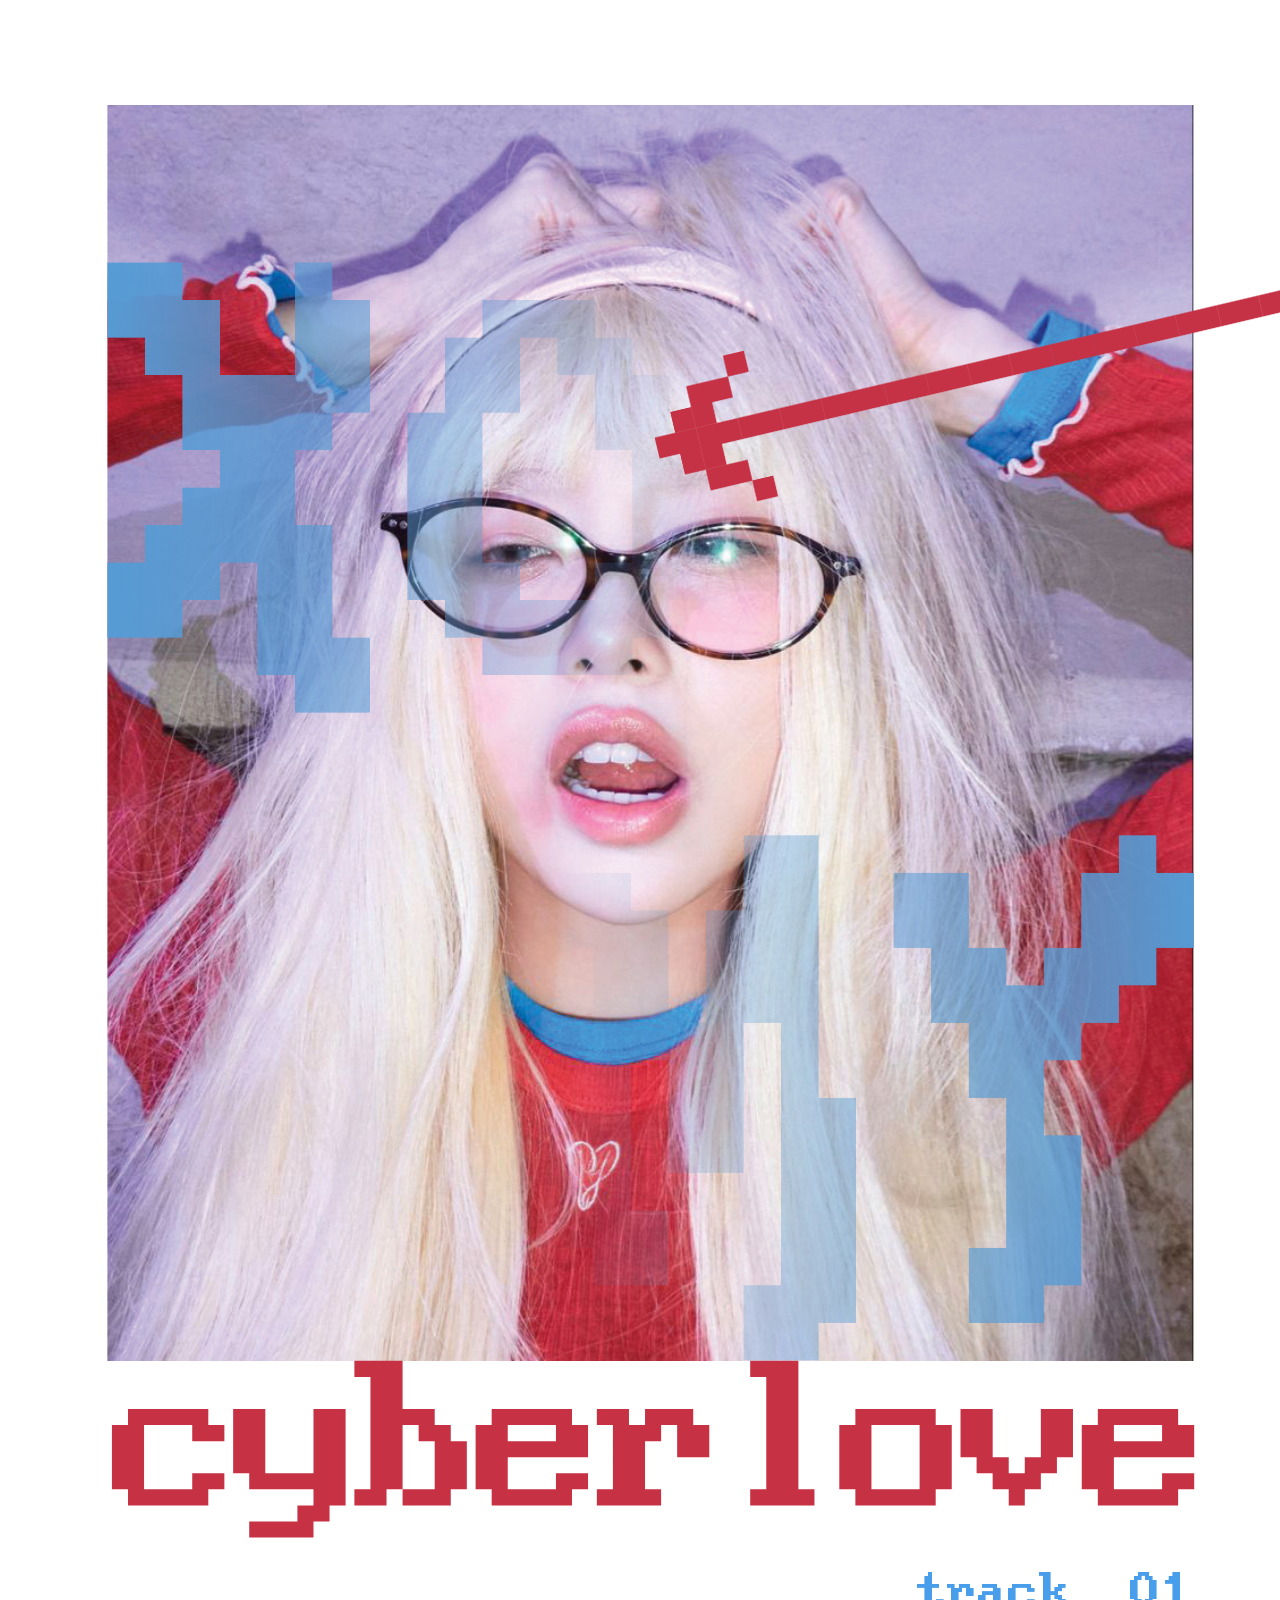
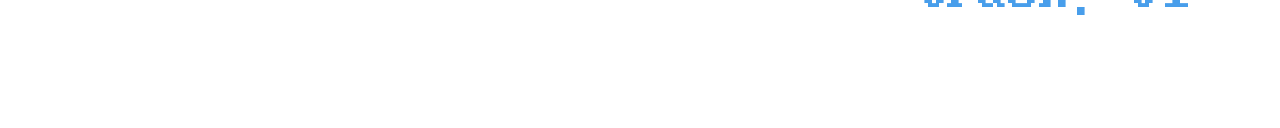
<file: publication-web-resources/html/publication-1.html>
<!DOCTYPE html>
<html xmlns="http://www.w3.org/1999/xhtml" lang="en-US">
	<head>
		<meta charset="utf-8" />
		<title>publication-1</title>
		<link href="../css/idGeneratedStyles.css" rel="stylesheet" type="text/css" />
	</head>
	<body id="publication-1" style="width:2592px;height:1728px;background-color:transparent;">
		<div style="position:absolute;overflow:hidden;left:0px;top:0px;-webkit-transform:translate(0.00px,0.00px);-ms-transform:translate(0.00px,0.00px);transform:translate(0.00px,0.00px);width:1297.00px;height:1728.00px;background-color:white">
			<div id="_idContainer028" class="Basic-Graphics-Frame _idGenObjectStyle-Disabled">
				<img class="_idGenObjectAttribute-1 _idGenObjectAttribute-2" src="../image/24.png" alt="" />
			</div>
			<div id="_idContainer029">
				<img class="_idGenObjectAttribute-1 _idGenObjectAttribute-2" src="../image/071493ea26d58634da944557831416bb.jpg" alt="" />
			</div>
			<div id="_idContainer030" class="_idGenObjectStyle-Disabled">
				<img class="_idGenObjectAttribute-1 _idGenObjectAttribute-2" src="[data-uri]" alt="" />
			</div>
			<div id="_idContainer031" class="Basic-Text-Frame">
				<div style="width:0px;height:0px;position:absolute;top:0px;left:0px;-webkit-transform-origin: 0% 0%; -webkit-transform: translate(0px,48.93px) rotate(0deg) scale(0.05);transform-origin: 0% 0%; transform: translate(0px,48.93px) rotate(0deg) scale(0.05);">
					<p class="Basic-Paragraph ParaOverride-1"><span id="_idTextSpan057" class="CharOverride-6" style="position:absolute;top:-958.65px;left:702.65px;letter-spacing:-145.41px;">cyberlove</span></p>
				</div>
			</div>
			<div id="_idContainer032">
				<img class="_idGenObjectAttribute-1 _idGenObjectAttribute-2" src="[data-uri]" alt="" />
			</div>
			<div id="_idContainer033" class="_idGenObjectStyle-Disabled">
				<img class="_idGenObjectAttribute-1 _idGenObjectAttribute-2" src="[data-uri]" alt="" />
			</div>
			<div id="_idContainer034" class="Basic-Text-Frame">
				<div style="width:0px;height:0px;position:absolute;top:0px;left:0px;-webkit-transform-origin: 0% 0%; -webkit-transform: translate(0px,12.38px) rotate(0deg) scale(0.05);transform-origin: 0% 0%; transform: translate(0px,12.38px) rotate(0deg) scale(0.05);">
					<p class="Basic-Paragraph ParaOverride-1"><span id="_idTextSpan058" class="CharOverride-7" style="position:absolute;top:-227.54px;left:90px;">track. </span><span id="_idTextSpan059" class="CharOverride-7" style="position:absolute;top:-227.54px;left:4360px;">01</span></p>
				</div>
			</div>
		</div>
		<div style="position:absolute;overflow:hidden;left:0px;top:0px;-webkit-transform:translate(1296.00px,0.00px);-ms-transform:translate(1296.00px,0.00px);transform:translate(1296.00px,0.00px);width:1296.00px;height:1728.00px;background-color:white">
			<div id="_idContainer035">
				<img class="_idGenObjectAttribute-1 _idGenObjectAttribute-2" src="[data-uri]" alt="" />
			</div>
			<div id="_idContainer036" class="Basic-Text-Frame">
				<div style="width:0px;height:0px;position:absolute;top:0px;left:0px;-webkit-transform-origin: 0% 0%; -webkit-transform: translate(0px,7.71px) rotate(0deg) scale(0.05);transform-origin: 0% 0%; transform: translate(0px,7.71px) rotate(0deg) scale(0.05);">
					<p class="Basic-Paragraph ParaOverride-1"><span id="_idTextSpan060" class="CharOverride-5" style="position:absolute;top:-134.29px;left:0px;">Dear </span><span id="_idTextSpan061" class="CharOverride-5" style="position:absolute;top:-134.29px;left:1800px;">friend, </span><span id="_idTextSpan062" class="CharOverride-5" style="position:absolute;top:-134.29px;left:4680px;">안녕?</span></p>
					<p class="Basic-Paragraph ParaOverride-1"><span id="_idTextSpan063" class="CharOverride-5" style="position:absolute;top:865.71px;left:0px;">I </span><span id="_idTextSpan064" class="CharOverride-5" style="position:absolute;top:865.71px;left:720px;">saw </span><span id="_idTextSpan065" class="CharOverride-5" style="position:absolute;top:865.71px;left:2160px;">your </span><span id="_idTextSpan066" class="CharOverride-5" style="position:absolute;top:865.71px;left:3960px;">picture</span></p>
					<p class="Basic-Paragraph ParaOverride-1"><span id="_idTextSpan067" class="CharOverride-5" style="position:absolute;top:1865.71px;left:0px;">예쁜 </span><span id="_idTextSpan068" class="CharOverride-5" style="position:absolute;top:1865.71px;left:1800px;">티셔츠를 </span><span id="_idTextSpan069" class="CharOverride-5" style="position:absolute;top:1865.71px;left:5040px;">입었</span><span id="_idTextSpan070" class="CharOverride-5" style="position:absolute;top:2865.71px;left:0px;">네</span></p>
					<p class="Basic-Paragraph ParaOverride-1"><span id="_idTextSpan071" class="CharOverride-5" style="position:absolute;top:3865.71px;left:0px;">오늘도 </span><span id="_idTextSpan072" class="CharOverride-5" style="position:absolute;top:3865.71px;left:2520px;">그럼 </span><span id="_idTextSpan073" class="CharOverride-5" style="position:absolute;top:3865.71px;left:4320px;">좋은 </span><span id="_idTextSpan074" class="CharOverride-5" style="position:absolute;top:4865.71px;left:0px;">하루</span></p>
					<p class="Basic-Paragraph ParaOverride-1"><span id="_idTextSpan075" class="CharOverride-5" style="position:absolute;top:5865.71px;left:0px;">You </span><span id="_idTextSpan076" class="CharOverride-5" style="position:absolute;top:5865.71px;left:1440px;">too</span></p>
					<p class="Basic-Paragraph ParaOverride-1"><span id="_idTextSpan077" class="CharOverride-5" style="position:absolute;top:6865.71px;left:0px;">작고 </span><span id="_idTextSpan078" class="CharOverride-5" style="position:absolute;top:6865.71px;left:1800px;">네모난 </span><span id="_idTextSpan079" class="CharOverride-5" style="position:absolute;top:6865.71px;left:4320px;">화면을</span></p>
					<p class="Basic-Paragraph ParaOverride-1"><span id="_idTextSpan080" class="CharOverride-5" style="position:absolute;top:7865.71px;left:0px;">하트로 </span><span id="_idTextSpan081" class="CharOverride-5" style="position:absolute;top:7865.71px;left:2520px;">가득 </span><span id="_idTextSpan082" class="CharOverride-5" style="position:absolute;top:7865.71px;left:4320px;">채워</span></p>
					<p class="Basic-Paragraph ParaOverride-1"><span id="_idTextSpan083" class="CharOverride-5" style="position:absolute;top:8865.71px;left:0px;">내 </span><span id="_idTextSpan084" class="CharOverride-5" style="position:absolute;top:8865.71px;left:1080px;">맘이 </span><span id="_idTextSpan085" class="CharOverride-5" style="position:absolute;top:8865.71px;left:2880px;">좀 </span><span id="_idTextSpan086" class="CharOverride-5" style="position:absolute;top:8865.71px;left:3960px;">보이니?</span></p>
					<p class="Basic-Paragraph ParaOverride-1"><span id="_idTextSpan087" class="CharOverride-5" style="position:absolute;top:9865.71px;left:0px;">모르겠지 </span><span id="_idTextSpan088" class="CharOverride-5" style="position:absolute;top:9865.71px;left:3240px;">너는 </span><span id="_idTextSpan089" class="CharOverride-5" style="position:absolute;top:9865.71px;left:5040px;">바보</span><span id="_idTextSpan090" class="CharOverride-5" style="position:absolute;top:10865.71px;left:0px;">같이</span></p>
					<p class="Basic-Paragraph ParaOverride-1"><span id="_idTextSpan091" class="CharOverride-5" style="position:absolute;top:11865.71px;left:0px;">아휴</span></p>
					<p class="Basic-Paragraph ParaOverride-1"><span id="_idTextSpan092" class="CharOverride-5" style="position:absolute;top:13865.71px;left:0px;">일정하게 </span><span id="_idTextSpan093" class="CharOverride-5" style="position:absolute;top:13865.71px;left:3240px;">뛰는 </span><span id="_idTextSpan094" class="CharOverride-5" style="position:absolute;top:13865.71px;left:5040px;">your </span><span id="_idTextSpan095" class="CharOverride-5" style="position:absolute;top:14865.71px;left:0px;">heartbeat</span></p>
					<p class="Basic-Paragraph ParaOverride-1"><span id="_idTextSpan096" class="CharOverride-5" style="position:absolute;top:15865.71px;left:0px;">나만 </span><span id="_idTextSpan097" class="CharOverride-5" style="position:absolute;top:15865.71px;left:1800px;">혼자 </span><span id="_idTextSpan098" class="CharOverride-5" style="position:absolute;top:15865.71px;left:3600px;">up </span><span id="_idTextSpan099" class="CharOverride-5" style="position:absolute;top:15865.71px;left:4680px;">and </span><span id="_idTextSpan100" class="CharOverride-5" style="position:absolute;top:16865.71px;left:0px;">down</span></p>
					<p class="Basic-Paragraph ParaOverride-1"><span id="_idTextSpan101" class="CharOverride-5" style="position:absolute;top:17865.71px;left:0px;">지금 </span><span id="_idTextSpan102" class="CharOverride-5" style="position:absolute;top:17865.71px;left:1800px;">난 </span><span id="_idTextSpan103" class="CharOverride-5" style="position:absolute;top:17865.71px;left:2880px;">가상과 </span><span id="_idTextSpan104" class="CharOverride-5" style="position:absolute;top:17865.71px;left:5400px;">꿈 </span><span id="_idTextSpan105" class="CharOverride-5" style="position:absolute;top:18865.71px;left:0px;">현실 </span><span id="_idTextSpan106" class="CharOverride-5" style="position:absolute;top:18865.71px;left:1800px;">사이</span></p>
					<p class="Basic-Paragraph ParaOverride-1"><span id="_idTextSpan107" class="CharOverride-5" style="position:absolute;top:19865.71px;left:0px;">뚝 </span><span id="_idTextSpan108" class="CharOverride-5" style="position:absolute;top:19865.71px;left:1080px;">떨어진 </span><span id="_idTextSpan109" class="CharOverride-5" style="position:absolute;top:19865.71px;left:3600px;">satel-</span><span id="_idTextSpan110" class="CharOverride-5" style="position:absolute;top:20865.71px;left:0px;">lite</span></p>
					<p class="Basic-Paragraph ParaOverride-1"><span id="_idTextSpan111" class="CharOverride-5" style="position:absolute;top:21865.71px;left:0px;"> </span></p>
					<p class="Basic-Paragraph ParaOverride-1"><span id="_idTextSpan112" class="CharOverride-5" style="position:absolute;top:22865.71px;left:0px;">Maybe </span><span id="_idTextSpan113" class="CharOverride-5" style="position:absolute;top:22865.71px;left:2160px;">I </span><span id="_idTextSpan114" class="CharOverride-5" style="position:absolute;top:22865.71px;left:2880px;">love </span><span id="_idTextSpan115" class="CharOverride-5" style="position:absolute;top:22865.71px;left:4680px;">you</span></p>
				</div>
			</div>
			<div id="_idContainer037" class="Basic-Text-Frame">
				<div style="width:0px;height:0px;position:absolute;top:0px;left:0px;-webkit-transform-origin: 0% 0%; -webkit-transform: translate(0px,7.71px) rotate(0deg) scale(0.05);transform-origin: 0% 0%; transform: translate(0px,7.71px) rotate(0deg) scale(0.05);">
					<p class="Basic-Paragraph ParaOverride-1"><span id="_idTextSpan116" class="CharOverride-5" style="position:absolute;top:-134.29px;left:0px;">이런 </span><span id="_idTextSpan117" class="CharOverride-5" style="position:absolute;top:-134.29px;left:1800px;">게 </span><span id="_idTextSpan118" class="CharOverride-5" style="position:absolute;top:-134.29px;left:2880px;">사랑이란 </span><span id="_idTextSpan119" class="CharOverride-5" style="position:absolute;top:865.71px;left:0px;">감정일까?</span></p>
					<p class="Basic-Paragraph ParaOverride-1"><span id="_idTextSpan120" class="CharOverride-5" style="position:absolute;top:1865.71px;left:0px;">I </span><span id="_idTextSpan121" class="CharOverride-5" style="position:absolute;top:1865.71px;left:720px;">want </span><span id="_idTextSpan122" class="CharOverride-5" style="position:absolute;top:1865.71px;left:2520px;">to </span><span id="_idTextSpan123" class="CharOverride-5" style="position:absolute;top:1865.71px;left:3600px;">hug </span><span id="_idTextSpan124" class="CharOverride-5" style="position:absolute;top:1865.71px;left:5040px;">and </span><span id="_idTextSpan125" class="CharOverride-5" style="position:absolute;top:2865.71px;left:0px;">kiss </span><span id="_idTextSpan126" class="CharOverride-5" style="position:absolute;top:2865.71px;left:1800px;">you</span></p>
					<p class="Basic-Paragraph ParaOverride-1"><span id="_idTextSpan127" class="CharOverride-5" style="position:absolute;top:3865.71px;left:0px;">네 </span><span id="_idTextSpan128" class="CharOverride-5" style="position:absolute;top:3865.71px;left:1080px;">우주 </span><span id="_idTextSpan129" class="CharOverride-5" style="position:absolute;top:3865.71px;left:2880px;">밖을 </span><span id="_idTextSpan130" class="CharOverride-5" style="position:absolute;top:3865.71px;left:4680px;">떠다</span><span id="_idTextSpan131" class="CharOverride-5" style="position:absolute;top:4865.71px;left:0px;">니는 </span><span id="_idTextSpan132" class="CharOverride-5" style="position:absolute;top:4865.71px;left:1800px;">내 </span><span id="_idTextSpan133" class="CharOverride-5" style="position:absolute;top:4865.71px;left:2880px;">맘을 </span><span id="_idTextSpan134" class="CharOverride-5" style="position:absolute;top:4865.71px;left:4680px;">봐</span></p>
					<p class="Basic-Paragraph ParaOverride-1"><span id="_idTextSpan135" class="CharOverride-5" style="position:absolute;top:5865.71px;left:0px;">날 </span><span id="_idTextSpan136" class="CharOverride-5" style="position:absolute;top:5865.71px;left:1080px;">찾아서 </span><span id="_idTextSpan137" class="CharOverride-5" style="position:absolute;top:5865.71px;left:3600px;">힘껏 </span><span id="_idTextSpan138" class="CharOverride-5" style="position:absolute;top:5865.71px;left:5400px;">끌</span><span id="_idTextSpan139" class="CharOverride-5" style="position:absolute;top:6865.71px;left:0px;">어안아</span></p>
					<p class="Basic-Paragraph ParaOverride-1"><span id="_idTextSpan140" class="CharOverride-5" style="position:absolute;top:7865.71px;left:0px;">까만 </span><span id="_idTextSpan141" class="CharOverride-5" style="position:absolute;top:7865.71px;left:1800px;">창 </span><span id="_idTextSpan142" class="CharOverride-5" style="position:absolute;top:7865.71px;left:2880px;">너머 </span><span id="_idTextSpan143" class="CharOverride-5" style="position:absolute;top:7865.71px;left:4680px;">어둠 </span><span id="_idTextSpan144" class="CharOverride-5" style="position:absolute;top:8865.71px;left:0px;">속의 </span><span id="_idTextSpan145" class="CharOverride-5" style="position:absolute;top:8865.71px;left:1800px;">불빛 </span><span id="_idTextSpan146" class="CharOverride-5" style="position:absolute;top:8865.71px;left:3600px;">하나</span></p>
					<p class="Basic-Paragraph ParaOverride-1"><span id="_idTextSpan147" class="CharOverride-5" style="position:absolute;top:9865.71px;left:0px;">Just </span><span id="_idTextSpan148" class="CharOverride-5" style="position:absolute;top:9865.71px;left:1800px;">I&apos;ll </span><span id="_idTextSpan149" class="CharOverride-5" style="position:absolute;top:9865.71px;left:3600px;">connect </span><span id="_idTextSpan150" class="CharOverride-5" style="position:absolute;top:10865.71px;left:0px;">to </span><span id="_idTextSpan151" class="CharOverride-5" style="position:absolute;top:10865.71px;left:1080px;">you</span></p>
					<p class="Basic-Paragraph ParaOverride-1"><span id="_idTextSpan152" class="CharOverride-8" style="position:absolute;top:11865.71px;left:0px;">X-O, </span><span id="_idTextSpan153" class="CharOverride-8" style="position:absolute;top:11865.71px;left:1800px;">my </span><span id="_idTextSpan154" class="CharOverride-8" style="position:absolute;top:11865.71px;left:2880px;">cyberlove</span><span id="_idTextSpan155" class="CharOverride-5" style="position:absolute;top:11865.71px;left:6120px;"> </span></p>
					<p class="Basic-Paragraph ParaOverride-1"><span id="_idTextSpan156" class="CharOverride-5" style="position:absolute;top:13865.71px;left:0px;">다정한 </span><span id="_idTextSpan157" class="CharOverride-5" style="position:absolute;top:13865.71px;left:2520px;">메시지</span></p>
					<p class="Basic-Paragraph ParaOverride-1"><span id="_idTextSpan158" class="CharOverride-5" style="position:absolute;top:14865.71px;left:0px;">이어지는 </span><span id="_idTextSpan159" class="CharOverride-5" style="position:absolute;top:14865.71px;left:3240px;">대화</span></p>
					<p class="Basic-Paragraph ParaOverride-1"><span id="_idTextSpan160" class="CharOverride-5" style="position:absolute;top:15865.71px;left:0px;">쌓여가도 </span><span id="_idTextSpan161" class="CharOverride-5" style="position:absolute;top:15865.71px;left:3240px;">내 </span><span id="_idTextSpan162" class="CharOverride-5" style="position:absolute;top:15865.71px;left:4320px;">맘은 </span><span id="_idTextSpan163" class="CharOverride-5" style="position:absolute;top:16865.71px;left:0px;">텅 </span><span id="_idTextSpan164" class="CharOverride-5" style="position:absolute;top:16865.71px;left:1080px;">비어가</span></p>
					<p class="Basic-Paragraph ParaOverride-1"><span id="_idTextSpan165" class="CharOverride-5" style="position:absolute;top:17865.71px;left:0px;">이 </span><span id="_idTextSpan166" class="CharOverride-5" style="position:absolute;top:17865.71px;left:1080px;">기분은 </span><span id="_idTextSpan167" class="CharOverride-5" style="position:absolute;top:17865.71px;left:3600px;">뭐지</span></p>
					<p class="Basic-Paragraph ParaOverride-1"><span id="_idTextSpan168" class="CharOverride-5" style="position:absolute;top:18865.71px;left:0px;">왜 </span><span id="_idTextSpan169" class="CharOverride-5" style="position:absolute;top:18865.71px;left:1080px;">또 </span><span id="_idTextSpan170" class="CharOverride-5" style="position:absolute;top:18865.71px;left:2160px;">심술이 </span><span id="_idTextSpan171" class="CharOverride-5" style="position:absolute;top:18865.71px;left:4680px;">나지</span></p>
					<p class="Basic-Paragraph ParaOverride-1"><span id="_idTextSpan172" class="CharOverride-5" style="position:absolute;top:19865.71px;left:0px;">난 </span><span id="_idTextSpan173" class="CharOverride-5" style="position:absolute;top:19865.71px;left:1080px;">여기 </span><span id="_idTextSpan174" class="CharOverride-5" style="position:absolute;top:19865.71px;left:2880px;">외딴섬을 </span><span id="_idTextSpan175" class="CharOverride-5" style="position:absolute;top:20865.71px;left:0px;">벗어나 </span><span id="_idTextSpan176" class="CharOverride-5" style="position:absolute;top:20865.71px;left:2520px;">(벗어나)</span></p>
					<p class="Basic-Paragraph ParaOverride-1"><span id="_idTextSpan177" class="CharOverride-5" style="position:absolute;top:21865.71px;left:0px;">네 </span><span id="_idTextSpan178" class="CharOverride-5" style="position:absolute;top:21865.71px;left:1080px;">앞까지 </span><span id="_idTextSpan179" class="CharOverride-5" style="position:absolute;top:21865.71px;left:3600px;">날아가고 </span><span id="_idTextSpan180" class="CharOverride-5" style="position:absolute;top:22865.71px;left:0px;">싶은 </span><span id="_idTextSpan181" class="CharOverride-5" style="position:absolute;top:22865.71px;left:1800px;">걸 </span></p>
					<p class="Basic-Paragraph ParaOverride-1"><span id="_idTextSpan182" class="CharOverride-5" style="position:absolute;top:24865.71px;left:0px;">너의 </span><span id="_idTextSpan183" class="CharOverride-5" style="position:absolute;top:24865.71px;left:1800px;">시곈 </span><span id="_idTextSpan184" class="CharOverride-5" style="position:absolute;top:24865.71px;left:3600px;">달려가 </span><span id="_idTextSpan185" class="CharOverride-5" style="position:absolute;top:25865.71px;left:0px;">바삐</span></p>
					<p class="Basic-Paragraph ParaOverride-1"><span id="_idTextSpan186" class="CharOverride-5" style="position:absolute;top:26865.71px;left:0px;">느리게 </span><span id="_idTextSpan187" class="CharOverride-5" style="position:absolute;top:26865.71px;left:2520px;">난 </span><span id="_idTextSpan188" class="CharOverride-5" style="position:absolute;top:26865.71px;left:3600px;">round </span><span id="_idTextSpan189" class="CharOverride-5" style="position:absolute;top:27865.71px;left:0px;">and </span><span id="_idTextSpan190" class="CharOverride-5" style="position:absolute;top:27865.71px;left:1440px;">round</span></p>
					<p class="Basic-Paragraph ParaOverride-1"><span id="_idTextSpan191" class="CharOverride-5" style="position:absolute;top:28865.71px;left:0px;">그 </span><span id="_idTextSpan192" class="CharOverride-5" style="position:absolute;top:28865.71px;left:1080px;">맘에 </span><span id="_idTextSpan193" class="CharOverride-5" style="position:absolute;top:28865.71px;left:2880px;">접속할 </span><span id="_idTextSpan194" class="CharOverride-5" style="position:absolute;top:28865.71px;left:5400px;">수 </span></p>
				</div>
			</div>
			<div id="_idContainer038" class="Basic-Text-Frame">
				<div style="width:0px;height:0px;position:absolute;top:0px;left:0px;-webkit-transform-origin: 0% 0%; -webkit-transform: translate(0px,7.71px) rotate(0deg) scale(0.05);transform-origin: 0% 0%; transform: translate(0px,7.71px) rotate(0deg) scale(0.05);">
					<p class="Basic-Paragraph ParaOverride-1"><span id="_idTextSpan195" class="CharOverride-5" style="position:absolute;top:-134.29px;left:0px;">있을까</span></p>
					<p class="Basic-Paragraph ParaOverride-1"><span id="_idTextSpan196" class="CharOverride-5" style="position:absolute;top:865.71px;left:0px;">더 </span><span id="_idTextSpan197" class="CharOverride-5" style="position:absolute;top:865.71px;left:1080px;">기다림 </span><span id="_idTextSpan198" class="CharOverride-5" style="position:absolute;top:865.71px;left:3600px;">언젠가 </span></p>
					<p class="Basic-Paragraph ParaOverride-1"><span id="_idTextSpan199" class="CharOverride-5" style="position:absolute;top:2865.71px;left:0px;">Maybe </span><span id="_idTextSpan200" class="CharOverride-5" style="position:absolute;top:2865.71px;left:2160px;">I </span><span id="_idTextSpan201" class="CharOverride-5" style="position:absolute;top:2865.71px;left:2880px;">love </span><span id="_idTextSpan202" class="CharOverride-5" style="position:absolute;top:2865.71px;left:4680px;">you</span></p>
					<p class="Basic-Paragraph ParaOverride-1"><span id="_idTextSpan203" class="CharOverride-5" style="position:absolute;top:3865.71px;left:0px;">이런 </span><span id="_idTextSpan204" class="CharOverride-5" style="position:absolute;top:3865.71px;left:1800px;">게 </span><span id="_idTextSpan205" class="CharOverride-5" style="position:absolute;top:3865.71px;left:2880px;">사랑이란 </span><span id="_idTextSpan206" class="CharOverride-5" style="position:absolute;top:4865.71px;left:0px;">감정일까?</span></p>
					<p class="Basic-Paragraph ParaOverride-1"><span id="_idTextSpan207" class="CharOverride-5" style="position:absolute;top:5865.71px;left:0px;">I </span><span id="_idTextSpan208" class="CharOverride-5" style="position:absolute;top:5865.71px;left:720px;">want </span><span id="_idTextSpan209" class="CharOverride-5" style="position:absolute;top:5865.71px;left:2520px;">to </span><span id="_idTextSpan210" class="CharOverride-5" style="position:absolute;top:5865.71px;left:3600px;">hug </span><span id="_idTextSpan211" class="CharOverride-5" style="position:absolute;top:5865.71px;left:5040px;">and </span><span id="_idTextSpan212" class="CharOverride-5" style="position:absolute;top:6865.71px;left:0px;">kiss </span><span id="_idTextSpan213" class="CharOverride-5" style="position:absolute;top:6865.71px;left:1800px;">you</span></p>
					<p class="Basic-Paragraph ParaOverride-1"><span id="_idTextSpan214" class="CharOverride-5" style="position:absolute;top:7865.71px;left:0px;">네 </span><span id="_idTextSpan215" class="CharOverride-5" style="position:absolute;top:7865.71px;left:1080px;">우주 </span><span id="_idTextSpan216" class="CharOverride-5" style="position:absolute;top:7865.71px;left:2880px;">밖을 </span><span id="_idTextSpan217" class="CharOverride-5" style="position:absolute;top:7865.71px;left:4680px;">떠다</span><span id="_idTextSpan218" class="CharOverride-5" style="position:absolute;top:8865.71px;left:0px;">니는 </span><span id="_idTextSpan219" class="CharOverride-5" style="position:absolute;top:8865.71px;left:1800px;">내 </span><span id="_idTextSpan220" class="CharOverride-5" style="position:absolute;top:8865.71px;left:2880px;">맘을 </span><span id="_idTextSpan221" class="CharOverride-5" style="position:absolute;top:8865.71px;left:4680px;">봐</span></p>
					<p class="Basic-Paragraph ParaOverride-1"><span id="_idTextSpan222" class="CharOverride-5" style="position:absolute;top:9865.71px;left:0px;">날 </span><span id="_idTextSpan223" class="CharOverride-5" style="position:absolute;top:9865.71px;left:1080px;">찾아서 </span><span id="_idTextSpan224" class="CharOverride-5" style="position:absolute;top:9865.71px;left:3600px;">힘껏 </span><span id="_idTextSpan225" class="CharOverride-5" style="position:absolute;top:9865.71px;left:5400px;">끌</span><span id="_idTextSpan226" class="CharOverride-5" style="position:absolute;top:10865.71px;left:0px;">어안아</span></p>
					<p class="Basic-Paragraph ParaOverride-1"><span id="_idTextSpan227" class="CharOverride-5" style="position:absolute;top:11865.71px;left:0px;">까만 </span><span id="_idTextSpan228" class="CharOverride-5" style="position:absolute;top:11865.71px;left:1800px;">창 </span><span id="_idTextSpan229" class="CharOverride-5" style="position:absolute;top:11865.71px;left:2880px;">너머 </span><span id="_idTextSpan230" class="CharOverride-5" style="position:absolute;top:11865.71px;left:4680px;">어둠 </span><span id="_idTextSpan231" class="CharOverride-5" style="position:absolute;top:12865.71px;left:0px;">속의 </span><span id="_idTextSpan232" class="CharOverride-5" style="position:absolute;top:12865.71px;left:1800px;">불빛 </span><span id="_idTextSpan233" class="CharOverride-5" style="position:absolute;top:12865.71px;left:3600px;">하나</span></p>
					<p class="Basic-Paragraph ParaOverride-1"><span id="_idTextSpan234" class="CharOverride-5" style="position:absolute;top:13865.71px;left:0px;">Just </span><span id="_idTextSpan235" class="CharOverride-5" style="position:absolute;top:13865.71px;left:1800px;">I&apos;ll </span><span id="_idTextSpan236" class="CharOverride-5" style="position:absolute;top:13865.71px;left:3600px;">connect </span><span id="_idTextSpan237" class="CharOverride-5" style="position:absolute;top:14865.71px;left:0px;">to </span><span id="_idTextSpan238" class="CharOverride-5" style="position:absolute;top:14865.71px;left:1080px;">you</span></p>
					<p class="Basic-Paragraph ParaOverride-1"><span id="_idTextSpan239" class="CharOverride-5" style="position:absolute;top:15865.71px;left:0px;">X-O, </span><span id="_idTextSpan240" class="CharOverride-5" style="position:absolute;top:15865.71px;left:1800px;">my </span><span id="_idTextSpan241" class="CharOverride-5" style="position:absolute;top:15865.71px;left:2880px;">cyberlove </span></p>
					<p class="Basic-Paragraph ParaOverride-1"><span id="_idTextSpan242" class="CharOverride-5" style="position:absolute;top:17865.71px;left:0px;">X-O, </span><span id="_idTextSpan243" class="CharOverride-5" style="position:absolute;top:17865.71px;left:1800px;">X-O, </span><span id="_idTextSpan244" class="CharOverride-5" style="position:absolute;top:17865.71px;left:3600px;">my </span><span id="_idTextSpan245" class="CharOverride-5" style="position:absolute;top:17865.71px;left:4680px;">cy-</span><span id="_idTextSpan246" class="CharOverride-5" style="position:absolute;top:18865.71px;left:0px;">berlove</span></p>
					<p class="Basic-Paragraph ParaOverride-1"><span id="_idTextSpan247" class="CharOverride-5" style="position:absolute;top:19865.71px;left:0px;">X-O, </span><span id="_idTextSpan248" class="CharOverride-5" style="position:absolute;top:19865.71px;left:1800px;">X-O, </span><span id="_idTextSpan249" class="CharOverride-5" style="position:absolute;top:19865.71px;left:3600px;">I&apos;ve </span><span id="_idTextSpan250" class="CharOverride-5" style="position:absolute;top:20865.71px;left:0px;">sighed </span><span id="_idTextSpan251" class="CharOverride-5" style="position:absolute;top:20865.71px;left:2520px;">enough</span></p>
					<p class="Basic-Paragraph ParaOverride-1"><span id="_idTextSpan252" class="CharOverride-5" style="position:absolute;top:21865.71px;left:0px;">X-O, </span><span id="_idTextSpan253" class="CharOverride-5" style="position:absolute;top:21865.71px;left:1800px;">X-O, </span><span id="_idTextSpan254" class="CharOverride-5" style="position:absolute;top:21865.71px;left:3600px;">my </span><span id="_idTextSpan255" class="CharOverride-5" style="position:absolute;top:21865.71px;left:4680px;">cy-</span><span id="_idTextSpan256" class="CharOverride-5" style="position:absolute;top:22865.71px;left:0px;">berlove</span></p>
					<p class="Basic-Paragraph ParaOverride-1"><span id="_idTextSpan257" class="CharOverride-5" style="position:absolute;top:23865.71px;left:0px;">X-O, </span><span id="_idTextSpan258" class="CharOverride-5" style="position:absolute;top:23865.71px;left:1800px;">X-O, </span><span id="_idTextSpan259" class="CharOverride-5" style="position:absolute;top:23865.71px;left:3600px;">my </span><span id="_idTextSpan260" class="CharOverride-5" style="position:absolute;top:23865.71px;left:4680px;">cy-</span><span id="_idTextSpan261" class="CharOverride-5" style="position:absolute;top:24865.71px;left:0px;">berlove</span></p>
					<p class="Basic-Paragraph ParaOverride-1"><span id="_idTextSpan262" class="CharOverride-5" style="position:absolute;top:25865.71px;left:0px;">X-O, </span><span id="_idTextSpan263" class="CharOverride-5" style="position:absolute;top:25865.71px;left:1800px;">X-O, </span><span id="_idTextSpan264" class="CharOverride-5" style="position:absolute;top:25865.71px;left:3600px;">I&apos;ve </span><span id="_idTextSpan265" class="CharOverride-5" style="position:absolute;top:26865.71px;left:0px;">sighed </span><span id="_idTextSpan266" class="CharOverride-5" style="position:absolute;top:26865.71px;left:2520px;">enough</span></p>
					<p class="Basic-Paragraph ParaOverride-1"><span id="_idTextSpan267" class="CharOverride-5" style="position:absolute;top:27865.71px;left:0px;">X-O, </span><span id="_idTextSpan268" class="CharOverride-5" style="position:absolute;top:27865.71px;left:1800px;">X-O, </span><span id="_idTextSpan269" class="CharOverride-5" style="position:absolute;top:27865.71px;left:3600px;">my </span><span id="_idTextSpan270" class="CharOverride-5" style="position:absolute;top:27865.71px;left:4680px;">cy-</span><span id="_idTextSpan271" class="CharOverride-5" style="position:absolute;top:28865.71px;left:0px;">berlove</span></p>
				</div>
			</div>
		</div>
	</body>
</html>
</file>
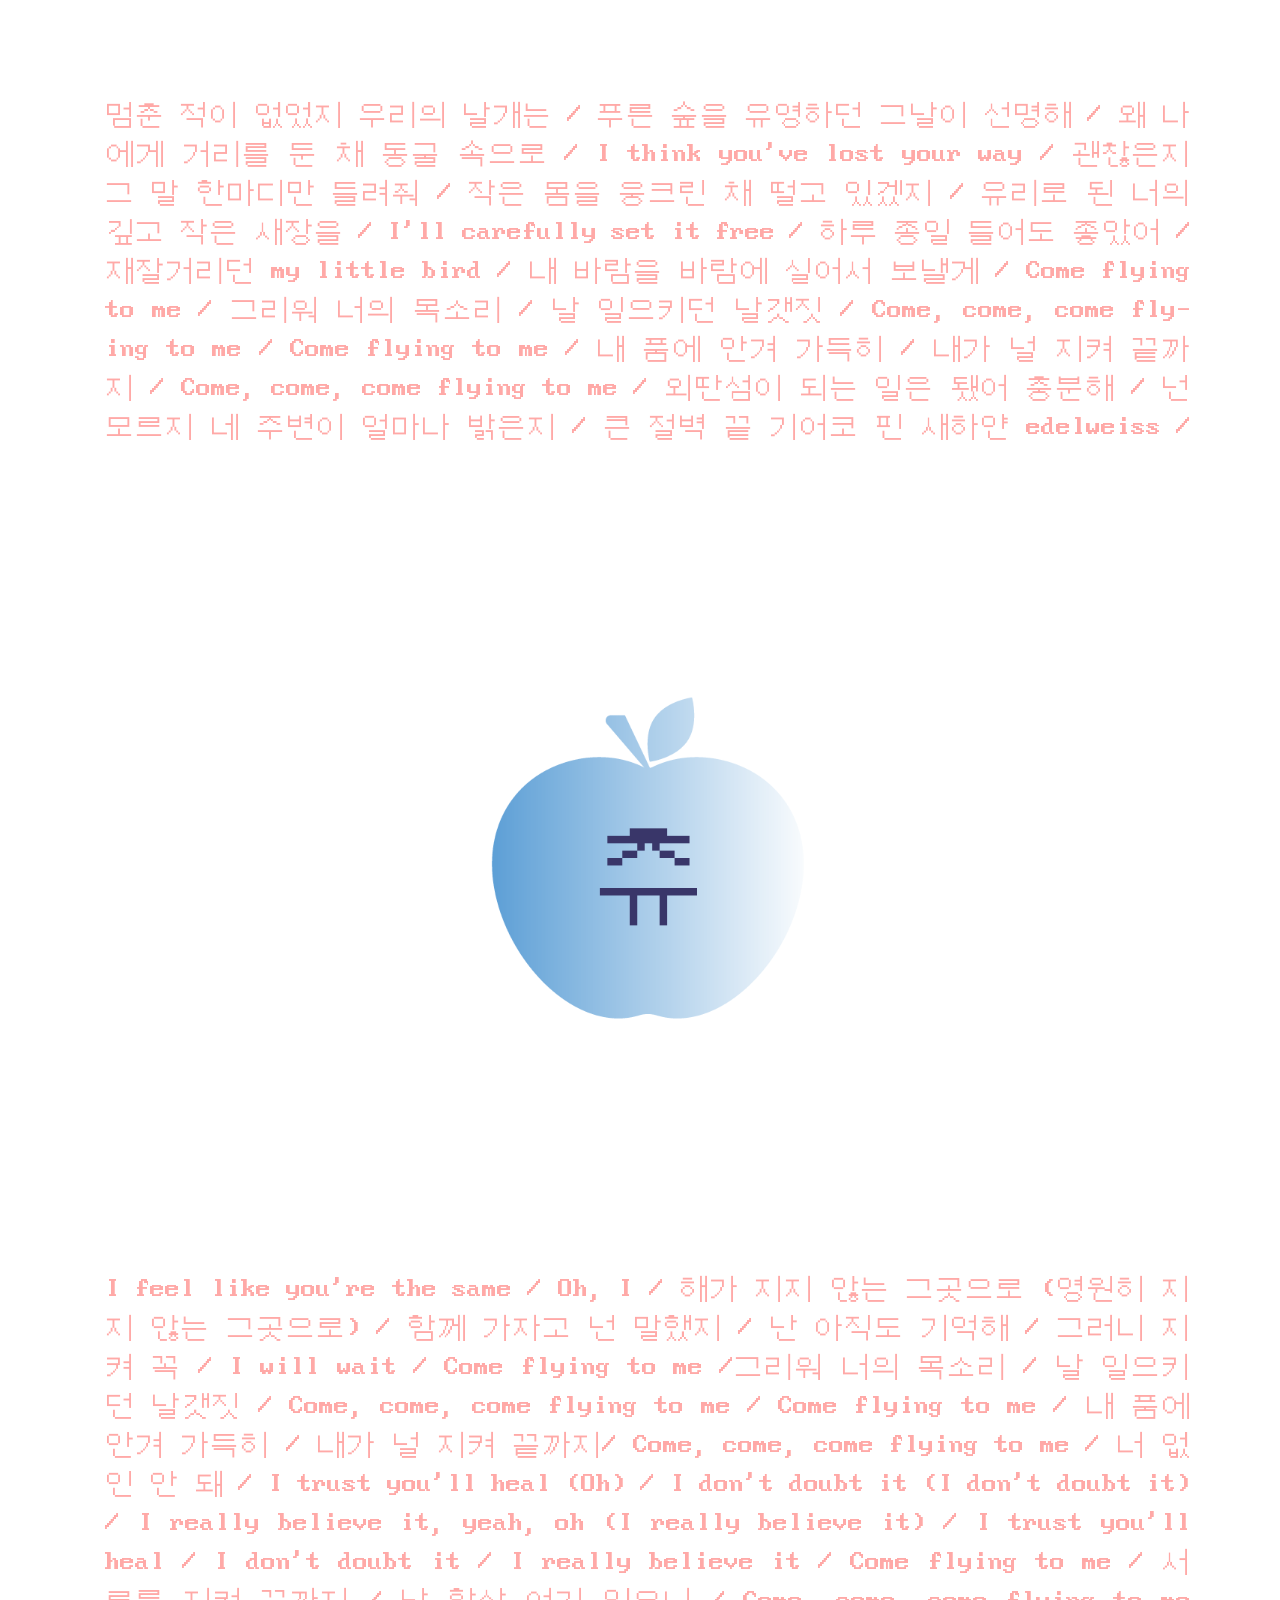
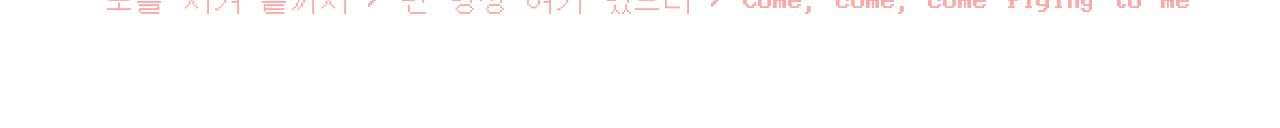
<file: publication-web-resources/html/publication-3.html>
<!DOCTYPE html>
<html xmlns="http://www.w3.org/1999/xhtml" lang="en-US">
	<head>
		<meta charset="utf-8" />
		<title>publication-3</title>
		<link href="../css/idGeneratedStyles.css" rel="stylesheet" type="text/css" />
	</head>
	<body id="publication-3" style="width:2592px;height:1728px;background-color:transparent;">
		<div style="position:absolute;overflow:hidden;left:0px;top:0px;-webkit-transform:translate(0.00px,0.00px);-ms-transform:translate(0.00px,0.00px);transform:translate(0.00px,0.00px);width:1297.00px;height:1728.00px;background-color:white">
			<div id="_idContainer047">
				<img class="_idGenObjectAttribute-1 _idGenObjectAttribute-2" src="../image/apple4.png" alt="" />
			</div>
			<div id="_idContainer048" class="Basic-Text-Frame">
				<div style="width:0px;height:0px;position:absolute;top:0px;left:0px;-webkit-transform-origin: 0% 0%; -webkit-transform: translate(0px,6.6px) rotate(0deg) scale(0.05);transform-origin: 0% 0%; transform: translate(0px,6.6px) rotate(0deg) scale(0.05);">
					<p class="Basic-Paragraph ParaOverride-1"><span id="_idTextSpan273" class="CharOverride-10" style="position:absolute;top:-111.9px;left:0px;">멈춘 </span><span id="_idTextSpan274" class="CharOverride-10" style="position:absolute;top:-111.9px;left:1486.15px;">적이 </span><span id="_idTextSpan275" class="CharOverride-10" style="position:absolute;top:-111.9px;left:2972.31px;">없었지 </span><span id="_idTextSpan276" class="CharOverride-10" style="position:absolute;top:-111.9px;left:5058.46px;letter-spacing:0px;">우리의 </span><span id="_idTextSpan277" class="CharOverride-10" style="position:absolute;top:-111.9px;left:7144.62px;">날개는 </span><span id="_idTextSpan278" class="CharOverride-10" style="position:absolute;top:-111.9px;left:9230.77px;">/ </span><span id="_idTextSpan279" class="CharOverride-10" style="position:absolute;top:-111.9px;left:9816.92px;letter-spacing:0px;">푸른 </span><span id="_idTextSpan280" class="CharOverride-10" style="position:absolute;top:-111.9px;left:11303.08px;">숲을 </span><span id="_idTextSpan281" class="CharOverride-10" style="position:absolute;top:-111.9px;left:12789.23px;">유영하던 </span><span id="_idTextSpan282" class="CharOverride-10" style="position:absolute;top:-111.9px;left:15475.38px;">그날이 </span><span id="_idTextSpan283" class="CharOverride-10" style="position:absolute;top:-111.9px;left:17561.54px;">선명해 </span><span id="_idTextSpan284" class="CharOverride-10" style="position:absolute;top:-111.9px;left:19647.69px;">/ </span><span id="_idTextSpan285" class="CharOverride-10" style="position:absolute;top:-111.9px;left:20233.85px;letter-spacing:0px;">왜 </span><span id="_idTextSpan286" class="CharOverride-10" style="position:absolute;top:-111.9px;left:21120px;">나</span><span id="_idTextSpan287" class="CharOverride-10" style="position:absolute;top:668.1px;left:0px;">에게 </span><span id="_idTextSpan288" class="CharOverride-10" style="position:absolute;top:668.1px;left:1530px;">거리를 </span><span id="_idTextSpan289" class="CharOverride-10" style="position:absolute;top:668.1px;left:3660px;">둔 </span><span id="_idTextSpan290" class="CharOverride-10" style="position:absolute;top:668.1px;left:4590px;">채 </span><span id="_idTextSpan291" class="CharOverride-10" style="position:absolute;top:668.1px;left:5520px;">동굴 </span><span id="_idTextSpan292" class="CharOverride-10" style="position:absolute;top:668.1px;left:7050px;">속으로 </span><span id="_idTextSpan293" class="CharOverride-10" style="position:absolute;top:668.1px;left:9180px;">/ </span><span id="_idTextSpan294" class="CharOverride-10" style="position:absolute;top:668.1px;left:9810px;">I </span><span id="_idTextSpan295" class="CharOverride-10" style="position:absolute;top:668.1px;left:10440px;">think </span><span id="_idTextSpan296" class="CharOverride-10" style="position:absolute;top:668.1px;left:12270px;">you&apos;ve </span><span id="_idTextSpan297" class="CharOverride-10" style="position:absolute;top:668.1px;left:14400px;">lost </span><span id="_idTextSpan298" class="CharOverride-10" style="position:absolute;top:668.1px;left:15930px;">your </span><span id="_idTextSpan299" class="CharOverride-10" style="position:absolute;top:668.1px;left:17460px;">way </span><span id="_idTextSpan300" class="CharOverride-10" style="position:absolute;top:668.1px;left:18690px;">/ </span><span id="_idTextSpan301" class="CharOverride-10" style="position:absolute;top:668.1px;left:19320px;">괜찮은지 </span><span id="_idTextSpan302" class="CharOverride-10" style="position:absolute;top:1448.1px;left:0px;">그 </span><span id="_idTextSpan303" class="CharOverride-10" style="position:absolute;top:1448.1px;left:908.57px;letter-spacing:0px;">말 </span><span id="_idTextSpan304" class="CharOverride-10" style="position:absolute;top:1448.1px;left:1817.14px;letter-spacing:0px;">한마디만 </span><span id="_idTextSpan305" class="CharOverride-10" style="position:absolute;top:1448.1px;left:4525.71px;letter-spacing:0px;">들려줘 </span><span id="_idTextSpan306" class="CharOverride-10" style="position:absolute;top:1448.1px;left:6634.29px;">/ </span><span id="_idTextSpan307" class="CharOverride-10" style="position:absolute;top:1448.1px;left:7242.86px;">작은 </span><span id="_idTextSpan308" class="CharOverride-10" style="position:absolute;top:1448.1px;left:8751.43px;">몸을 </span><span id="_idTextSpan309" class="CharOverride-10" style="position:absolute;top:1448.1px;left:10260px;">웅크린 </span><span id="_idTextSpan310" class="CharOverride-10" style="position:absolute;top:1448.1px;left:12368.57px;">채 </span><span id="_idTextSpan311" class="CharOverride-10" style="position:absolute;top:1448.1px;left:13277.14px;">떨고 </span><span id="_idTextSpan312" class="CharOverride-10" style="position:absolute;top:1448.1px;left:14785.71px;">있겠지 </span><span id="_idTextSpan313" class="CharOverride-10" style="position:absolute;top:1448.1px;left:16894.29px;">/ </span><span id="_idTextSpan314" class="CharOverride-10" style="position:absolute;top:1448.1px;left:17502.86px;">유리로 </span><span id="_idTextSpan315" class="CharOverride-10" style="position:absolute;top:1448.1px;left:19611.43px;">된 </span><span id="_idTextSpan316" class="CharOverride-10" style="position:absolute;top:1448.1px;left:20520px;">너의 </span><span id="_idTextSpan317" class="CharOverride-10" style="position:absolute;top:2228.1px;left:0px;">깊고 </span><span id="_idTextSpan318" class="CharOverride-10" style="position:absolute;top:2228.1px;left:1487.14px;letter-spacing:0px;">작은 </span><span id="_idTextSpan319" class="CharOverride-10" style="position:absolute;top:2228.1px;left:2974.29px;">새장을 </span><span id="_idTextSpan320" class="CharOverride-10" style="position:absolute;top:2228.1px;left:5061.43px;letter-spacing:0px;">/ </span><span id="_idTextSpan321" class="CharOverride-10" style="position:absolute;top:2228.1px;left:5648.57px;">I&apos;ll </span><span id="_idTextSpan322" class="CharOverride-10" style="position:absolute;top:2228.1px;left:7135.71px;">carefully </span><span id="_idTextSpan323" class="CharOverride-10" style="position:absolute;top:2228.1px;left:10122.86px;letter-spacing:0px;">set </span><span id="_idTextSpan324" class="CharOverride-10" style="position:absolute;top:2228.1px;left:11310px;">it </span><span id="_idTextSpan325" class="CharOverride-10" style="position:absolute;top:2228.1px;left:12197.14px;">free </span><span id="_idTextSpan326" class="CharOverride-10" style="position:absolute;top:2228.1px;left:13684.29px;">/ </span><span id="_idTextSpan327" class="CharOverride-10" style="position:absolute;top:2228.1px;left:14271.43px;">하루 </span><span id="_idTextSpan328" class="CharOverride-10" style="position:absolute;top:2228.1px;left:15758.57px;">종일 </span><span id="_idTextSpan329" class="CharOverride-10" style="position:absolute;top:2228.1px;left:17245.71px;">들어도 </span><span id="_idTextSpan330" class="CharOverride-10" style="position:absolute;top:2228.1px;left:19332.86px;letter-spacing:0px;">좋았어 </span><span id="_idTextSpan331" class="CharOverride-10" style="position:absolute;top:2228.1px;left:21420px;">/ </span><span id="_idTextSpan332" class="CharOverride-10" style="position:absolute;top:3008.1px;left:0px;">재잘거리던 </span><span id="_idTextSpan333" class="CharOverride-10" style="position:absolute;top:3008.1px;left:3310px;">my </span><span id="_idTextSpan334" class="CharOverride-10" style="position:absolute;top:3008.1px;left:4220px;">little </span><span id="_idTextSpan335" class="CharOverride-10" style="position:absolute;top:3008.1px;left:6330px;">bird </span><span id="_idTextSpan336" class="CharOverride-10" style="position:absolute;top:3008.1px;left:7840px;">/ </span><span id="_idTextSpan337" class="CharOverride-10" style="position:absolute;top:3008.1px;left:8450px;">내 </span><span id="_idTextSpan338" class="CharOverride-10" style="position:absolute;top:3008.1px;left:9360px;">바람을 </span><span id="_idTextSpan339" class="CharOverride-10" style="position:absolute;top:3008.1px;left:11470px;">바람에 </span><span id="_idTextSpan340" class="CharOverride-10" style="position:absolute;top:3008.1px;left:13580px;">실어서 </span><span id="_idTextSpan341" class="CharOverride-10" style="position:absolute;top:3008.1px;left:15690px;">보낼게 </span><span id="_idTextSpan342" class="CharOverride-10" style="position:absolute;top:3008.1px;left:17800px;">/ </span><span id="_idTextSpan343" class="CharOverride-10" style="position:absolute;top:3008.1px;left:18410px;">Come </span><span id="_idTextSpan344" class="CharOverride-10" style="position:absolute;top:3008.1px;left:19920px;">flying </span><span id="_idTextSpan345" class="CharOverride-10" style="position:absolute;top:3788.1px;left:0px;">to </span><span id="_idTextSpan346" class="CharOverride-10" style="position:absolute;top:3788.1px;left:930px;">me </span><span id="_idTextSpan347" class="CharOverride-10" style="position:absolute;top:3788.1px;left:1860px;">/ </span><span id="_idTextSpan348" class="CharOverride-10" style="position:absolute;top:3788.1px;left:2490px;">그리워 </span><span id="_idTextSpan349" class="CharOverride-10" style="position:absolute;top:3788.1px;left:4620px;">너의 </span><span id="_idTextSpan350" class="CharOverride-10" style="position:absolute;top:3788.1px;left:6150px;">목소리 </span><span id="_idTextSpan351" class="CharOverride-10" style="position:absolute;top:3788.1px;left:8280px;">/ </span><span id="_idTextSpan352" class="CharOverride-10" style="position:absolute;top:3788.1px;left:8910px;">날 </span><span id="_idTextSpan353" class="CharOverride-10" style="position:absolute;top:3788.1px;left:9840px;">일으키던 </span><span id="_idTextSpan354" class="CharOverride-10" style="position:absolute;top:3788.1px;left:12570px;">날갯짓 </span><span id="_idTextSpan355" class="CharOverride-10" style="position:absolute;top:3788.1px;left:14700px;">/ </span><span id="_idTextSpan356" class="CharOverride-10" style="position:absolute;top:3788.1px;left:15330px;">Come, </span><span id="_idTextSpan357" class="CharOverride-10" style="position:absolute;top:3788.1px;left:17160px;">come, </span><span id="_idTextSpan358" class="CharOverride-10" style="position:absolute;top:3788.1px;left:18990px;">come </span><span id="_idTextSpan359" class="CharOverride-10" style="position:absolute;top:3788.1px;left:20520px;">fly-</span><span id="_idTextSpan360" class="CharOverride-10" style="position:absolute;top:4568.1px;left:0px;">ing </span><span id="_idTextSpan361" class="CharOverride-10" style="position:absolute;top:4568.1px;left:1224.71px;letter-spacing:0px;">to </span><span id="_idTextSpan362" class="CharOverride-10" style="position:absolute;top:4568.1px;left:2149.41px;letter-spacing:0px;">me </span><span id="_idTextSpan363" class="CharOverride-10" style="position:absolute;top:4568.1px;left:3074.12px;">/ </span><span id="_idTextSpan364" class="CharOverride-10" style="position:absolute;top:4568.1px;left:3698.82px;">Come </span><span id="_idTextSpan365" class="CharOverride-10" style="position:absolute;top:4568.1px;left:5223.53px;">flying </span><span id="_idTextSpan366" class="CharOverride-10" style="position:absolute;top:4568.1px;left:7348.24px;">to </span><span id="_idTextSpan367" class="CharOverride-10" style="position:absolute;top:4568.1px;left:8272.94px;">me </span><span id="_idTextSpan368" class="CharOverride-10" style="position:absolute;top:4568.1px;left:9197.65px;">/ </span><span id="_idTextSpan369" class="CharOverride-10" style="position:absolute;top:4568.1px;left:9822.35px;letter-spacing:0px;">내 </span><span id="_idTextSpan370" class="CharOverride-10" style="position:absolute;top:4568.1px;left:10747.06px;">품에 </span><span id="_idTextSpan371" class="CharOverride-10" style="position:absolute;top:4568.1px;left:12271.77px;">안겨 </span><span id="_idTextSpan372" class="CharOverride-10" style="position:absolute;top:4568.1px;left:13796.47px;">가득히 </span><span id="_idTextSpan373" class="CharOverride-10" style="position:absolute;top:4568.1px;left:15921.18px;">/ </span><span id="_idTextSpan374" class="CharOverride-10" style="position:absolute;top:4568.1px;left:16545.88px;">내가 </span><span id="_idTextSpan375" class="CharOverride-10" style="position:absolute;top:4568.1px;left:18070.59px;">널 </span><span id="_idTextSpan376" class="CharOverride-10" style="position:absolute;top:4568.1px;left:18995.29px;">지켜 </span><span id="_idTextSpan377" class="CharOverride-10" style="position:absolute;top:4568.1px;left:20520px;">끝까</span><span id="_idTextSpan378" class="CharOverride-10" style="position:absolute;top:5348.1px;left:0px;">지 </span><span id="_idTextSpan379" class="CharOverride-10" style="position:absolute;top:5348.1px;left:908px;">/ </span><span id="_idTextSpan380" class="CharOverride-10" style="position:absolute;top:5348.1px;left:1516px;">Come, </span><span id="_idTextSpan381" class="CharOverride-10" style="position:absolute;top:5348.1px;left:3324px;">come, </span><span id="_idTextSpan382" class="CharOverride-10" style="position:absolute;top:5348.1px;left:5132px;">come </span><span id="_idTextSpan383" class="CharOverride-10" style="position:absolute;top:5348.1px;left:6640px;">flying </span><span id="_idTextSpan384" class="CharOverride-10" style="position:absolute;top:5348.1px;left:8748px;">to </span><span id="_idTextSpan385" class="CharOverride-10" style="position:absolute;top:5348.1px;left:9656px;">me </span><span id="_idTextSpan386" class="CharOverride-10" style="position:absolute;top:5348.1px;left:10564px;">/ </span><span id="_idTextSpan387" class="CharOverride-10" style="position:absolute;top:5348.1px;left:11172px;">외딴섬이 </span><span id="_idTextSpan388" class="CharOverride-10" style="position:absolute;top:5348.1px;left:13880px;">되는 </span><span id="_idTextSpan389" class="CharOverride-10" style="position:absolute;top:5348.1px;left:15388px;">일은 </span><span id="_idTextSpan390" class="CharOverride-10" style="position:absolute;top:5348.1px;left:16896px;">됐어 </span><span id="_idTextSpan391" class="CharOverride-10" style="position:absolute;top:5348.1px;left:18404px;">충분해 </span><span id="_idTextSpan392" class="CharOverride-10" style="position:absolute;top:5348.1px;left:20512px;">/ </span><span id="_idTextSpan393" class="CharOverride-10" style="position:absolute;top:5348.1px;left:21120px;">넌 </span><span id="_idTextSpan394" class="CharOverride-10" style="position:absolute;top:6128.1px;left:0px;">모르지 </span><span id="_idTextSpan395" class="CharOverride-10" style="position:absolute;top:6128.1px;left:2109.23px;letter-spacing:0px;">네 </span><span id="_idTextSpan396" class="CharOverride-10" style="position:absolute;top:6128.1px;left:3018.46px;">주변이 </span><span id="_idTextSpan397" class="CharOverride-10" style="position:absolute;top:6128.1px;left:5127.69px;">얼마나 </span><span id="_idTextSpan398" class="CharOverride-10" style="position:absolute;top:6128.1px;left:7236.92px;">밝은지 </span><span id="_idTextSpan399" class="CharOverride-10" style="position:absolute;top:6128.1px;left:9346.15px;">/ </span><span id="_idTextSpan400" class="CharOverride-10" style="position:absolute;top:6128.1px;left:9955.38px;">큰 </span><span id="_idTextSpan401" class="CharOverride-10" style="position:absolute;top:6128.1px;left:10864.62px;">절벽 </span><span id="_idTextSpan402" class="CharOverride-10" style="position:absolute;top:6128.1px;left:12373.85px;">끝 </span><span id="_idTextSpan403" class="CharOverride-10" style="position:absolute;top:6128.1px;left:13283.08px;">기어코 </span><span id="_idTextSpan404" class="CharOverride-10" style="position:absolute;top:6128.1px;left:15392.31px;">핀 </span><span id="_idTextSpan405" class="CharOverride-10" style="position:absolute;top:6128.1px;left:16301.54px;">새하얀 </span><span id="_idTextSpan406" class="CharOverride-10" style="position:absolute;top:6128.1px;left:18410.77px;">edelweiss </span><span id="_idTextSpan407" class="CharOverride-10" style="position:absolute;top:6128.1px;left:21420px;">/ </span></p>
				</div>
			</div>
			<div id="_idContainer049" class="Basic-Text-Frame">
				<div style="width:0px;height:0px;position:absolute;top:0px;left:0px;-webkit-transform-origin: 0% 0%; -webkit-transform: translate(0px,6.6px) rotate(0deg) scale(0.05);transform-origin: 0% 0%; transform: translate(0px,6.6px) rotate(0deg) scale(0.05);">
					<p class="Basic-Paragraph ParaOverride-1"><span id="_idTextSpan408" class="CharOverride-10" style="position:absolute;top:-111.9px;left:0px;">I </span><span id="_idTextSpan409" class="CharOverride-10" style="position:absolute;top:-111.9px;left:608px;letter-spacing:0px;">feel </span><span id="_idTextSpan410" class="CharOverride-10" style="position:absolute;top:-111.9px;left:2116px;">like </span><span id="_idTextSpan411" class="CharOverride-10" style="position:absolute;top:-111.9px;left:3624px;letter-spacing:0px;">you&apos;re </span><span id="_idTextSpan412" class="CharOverride-10" style="position:absolute;top:-111.9px;left:5732px;">the </span><span id="_idTextSpan413" class="CharOverride-10" style="position:absolute;top:-111.9px;left:6940px;">same </span><span id="_idTextSpan414" class="CharOverride-10" style="position:absolute;top:-111.9px;left:8448px;">/ </span><span id="_idTextSpan415" class="CharOverride-10" style="position:absolute;top:-111.9px;left:9056px;">Oh, </span><span id="_idTextSpan416" class="CharOverride-10" style="position:absolute;top:-111.9px;left:10264px;">I </span><span id="_idTextSpan417" class="CharOverride-10" style="position:absolute;top:-111.9px;left:10872px;">/ </span><span id="_idTextSpan418" class="CharOverride-10" style="position:absolute;top:-111.9px;left:11480px;">해가 </span><span id="_idTextSpan419" class="CharOverride-10" style="position:absolute;top:-111.9px;left:12988px;">지지 </span><span id="_idTextSpan420" class="CharOverride-10" style="position:absolute;top:-111.9px;left:14496px;">않는 </span><span id="_idTextSpan421" class="CharOverride-10" style="position:absolute;top:-111.9px;left:16004px;">그곳으로 </span><span id="_idTextSpan422" class="CharOverride-10" style="position:absolute;top:-111.9px;left:18712px;">(영원히 </span><span id="_idTextSpan423" class="CharOverride-10" style="position:absolute;top:-111.9px;left:21120px;">지</span><span id="_idTextSpan424" class="CharOverride-10" style="position:absolute;top:668.1px;left:0px;">지 </span><span id="_idTextSpan425" class="CharOverride-10" style="position:absolute;top:668.1px;left:908.57px;letter-spacing:0px;">않는 </span><span id="_idTextSpan426" class="CharOverride-10" style="position:absolute;top:668.1px;left:2417.14px;letter-spacing:0px;">그곳으로) </span><span id="_idTextSpan427" class="CharOverride-10" style="position:absolute;top:668.1px;left:5425.71px;">/ </span><span id="_idTextSpan428" class="CharOverride-10" style="position:absolute;top:668.1px;left:6034.29px;">함께 </span><span id="_idTextSpan429" class="CharOverride-10" style="position:absolute;top:668.1px;left:7542.86px;">가자고 </span><span id="_idTextSpan430" class="CharOverride-10" style="position:absolute;top:668.1px;left:9651.43px;letter-spacing:0px;">넌 </span><span id="_idTextSpan431" class="CharOverride-10" style="position:absolute;top:668.1px;left:10560px;">말했지 </span><span id="_idTextSpan432" class="CharOverride-10" style="position:absolute;top:668.1px;left:12668.57px;">/ </span><span id="_idTextSpan433" class="CharOverride-10" style="position:absolute;top:668.1px;left:13277.14px;">난 </span><span id="_idTextSpan434" class="CharOverride-10" style="position:absolute;top:668.1px;left:14185.71px;">아직도 </span><span id="_idTextSpan435" class="CharOverride-10" style="position:absolute;top:668.1px;left:16294.29px;">기억해 </span><span id="_idTextSpan436" class="CharOverride-10" style="position:absolute;top:668.1px;left:18402.86px;">/ </span><span id="_idTextSpan437" class="CharOverride-10" style="position:absolute;top:668.1px;left:19011.43px;">그러니 </span><span id="_idTextSpan438" class="CharOverride-10" style="position:absolute;top:668.1px;left:21120px;">지</span><span id="_idTextSpan439" class="CharOverride-10" style="position:absolute;top:1448.1px;left:0px;">켜 </span><span id="_idTextSpan440" class="CharOverride-10" style="position:absolute;top:1448.1px;left:926.25px;">꼭 </span><span id="_idTextSpan441" class="CharOverride-10" style="position:absolute;top:1448.1px;left:1852.5px;">/ </span><span id="_idTextSpan442" class="CharOverride-10" style="position:absolute;top:1448.1px;left:2478.75px;">I </span><span id="_idTextSpan443" class="CharOverride-10" style="position:absolute;top:1448.1px;left:3105px;">will </span><span id="_idTextSpan444" class="CharOverride-10" style="position:absolute;top:1448.1px;left:4631.25px;">wait </span><span id="_idTextSpan445" class="CharOverride-10" style="position:absolute;top:1448.1px;left:6157.5px;">/ </span><span id="_idTextSpan446" class="CharOverride-10" style="position:absolute;top:1448.1px;left:6783.75px;">Come </span><span id="_idTextSpan447" class="CharOverride-10" style="position:absolute;top:1448.1px;left:8310px;">flying </span><span id="_idTextSpan448" class="CharOverride-10" style="position:absolute;top:1448.1px;left:10436.25px;">to </span><span id="_idTextSpan449" class="CharOverride-10" style="position:absolute;top:1448.1px;left:11362.5px;">me </span><span id="_idTextSpan450" class="CharOverride-10" style="position:absolute;top:1448.1px;left:12288.75px;">/그리워 </span><span id="_idTextSpan451" class="CharOverride-10" style="position:absolute;top:1448.1px;left:14715px;">너의 </span><span id="_idTextSpan452" class="CharOverride-10" style="position:absolute;top:1448.1px;left:16241.25px;">목소리 </span><span id="_idTextSpan453" class="CharOverride-10" style="position:absolute;top:1448.1px;left:18367.5px;">/ </span><span id="_idTextSpan454" class="CharOverride-10" style="position:absolute;top:1448.1px;left:18993.75px;">날 </span><span id="_idTextSpan455" class="CharOverride-10" style="position:absolute;top:1448.1px;left:19920px;">일으키</span><span id="_idTextSpan456" class="CharOverride-10" style="position:absolute;top:2228.1px;left:0px;">던 </span><span id="_idTextSpan457" class="CharOverride-10" style="position:absolute;top:2228.1px;left:926.25px;">날갯짓 </span><span id="_idTextSpan458" class="CharOverride-10" style="position:absolute;top:2228.1px;left:3052.5px;">/ </span><span id="_idTextSpan459" class="CharOverride-10" style="position:absolute;top:2228.1px;left:3678.75px;">Come, </span><span id="_idTextSpan460" class="CharOverride-10" style="position:absolute;top:2228.1px;left:5505px;">come, </span><span id="_idTextSpan461" class="CharOverride-10" style="position:absolute;top:2228.1px;left:7331.25px;">come </span><span id="_idTextSpan462" class="CharOverride-10" style="position:absolute;top:2228.1px;left:8857.5px;">flying </span><span id="_idTextSpan463" class="CharOverride-10" style="position:absolute;top:2228.1px;left:10983.75px;">to </span><span id="_idTextSpan464" class="CharOverride-10" style="position:absolute;top:2228.1px;left:11910px;">me </span><span id="_idTextSpan465" class="CharOverride-10" style="position:absolute;top:2228.1px;left:12836.25px;">/ </span><span id="_idTextSpan466" class="CharOverride-10" style="position:absolute;top:2228.1px;left:13462.5px;">Come </span><span id="_idTextSpan467" class="CharOverride-10" style="position:absolute;top:2228.1px;left:14988.75px;">flying </span><span id="_idTextSpan468" class="CharOverride-10" style="position:absolute;top:2228.1px;left:17115px;">to </span><span id="_idTextSpan469" class="CharOverride-10" style="position:absolute;top:2228.1px;left:18041.25px;">me </span><span id="_idTextSpan470" class="CharOverride-10" style="position:absolute;top:2228.1px;left:18967.5px;">/ </span><span id="_idTextSpan471" class="CharOverride-10" style="position:absolute;top:2228.1px;left:19593.75px;">내 </span><span id="_idTextSpan472" class="CharOverride-10" style="position:absolute;top:2228.1px;left:20520px;">품에 </span><span id="_idTextSpan473" class="CharOverride-10" style="position:absolute;top:3008.1px;left:0px;">안겨 </span><span id="_idTextSpan474" class="CharOverride-10" style="position:absolute;top:3008.1px;left:1508px;letter-spacing:0px;">가득히 </span><span id="_idTextSpan475" class="CharOverride-10" style="position:absolute;top:3008.1px;left:3616px;">/ </span><span id="_idTextSpan476" class="CharOverride-10" style="position:absolute;top:3008.1px;left:4224px;letter-spacing:0px;">내가 </span><span id="_idTextSpan477" class="CharOverride-10" style="position:absolute;top:3008.1px;left:5732px;">널 </span><span id="_idTextSpan478" class="CharOverride-10" style="position:absolute;top:3008.1px;left:6640px;">지켜 </span><span id="_idTextSpan479" class="CharOverride-10" style="position:absolute;top:3008.1px;left:8148px;letter-spacing:0px;">끝까지/ </span><span id="_idTextSpan480" class="CharOverride-10" style="position:absolute;top:3008.1px;left:10556px;">Come, </span><span id="_idTextSpan481" class="CharOverride-10" style="position:absolute;top:3008.1px;left:12364px;">come, </span><span id="_idTextSpan482" class="CharOverride-10" style="position:absolute;top:3008.1px;left:14172px;">come </span><span id="_idTextSpan483" class="CharOverride-10" style="position:absolute;top:3008.1px;left:15680px;">flying </span><span id="_idTextSpan484" class="CharOverride-10" style="position:absolute;top:3008.1px;left:17788px;">to </span><span id="_idTextSpan485" class="CharOverride-10" style="position:absolute;top:3008.1px;left:18696px;">me </span><span id="_idTextSpan486" class="CharOverride-10" style="position:absolute;top:3008.1px;left:19604px;">/ </span><span id="_idTextSpan487" class="CharOverride-10" style="position:absolute;top:3008.1px;left:20212px;">너 </span><span id="_idTextSpan488" class="CharOverride-10" style="position:absolute;top:3008.1px;left:21120px;">없</span><span id="_idTextSpan489" class="CharOverride-10" style="position:absolute;top:3788.1px;left:0px;">인 </span><span id="_idTextSpan490" class="CharOverride-10" style="position:absolute;top:3788.1px;left:889.41px;">안 </span><span id="_idTextSpan491" class="CharOverride-10" style="position:absolute;top:3788.1px;left:1778.82px;">돼 </span><span id="_idTextSpan492" class="CharOverride-10" style="position:absolute;top:3788.1px;left:2668.24px;">/ </span><span id="_idTextSpan493" class="CharOverride-10" style="position:absolute;top:3788.1px;left:3257.65px;">I </span><span id="_idTextSpan494" class="CharOverride-10" style="position:absolute;top:3788.1px;left:3847.06px;">trust </span><span id="_idTextSpan495" class="CharOverride-10" style="position:absolute;top:3788.1px;left:5636.47px;">you&apos;ll </span><span id="_idTextSpan496" class="CharOverride-10" style="position:absolute;top:3788.1px;left:7725.88px;">heal </span><span id="_idTextSpan497" class="CharOverride-10" style="position:absolute;top:3788.1px;left:9215.29px;">(Oh) </span><span id="_idTextSpan498" class="CharOverride-10" style="position:absolute;top:3788.1px;left:10704.71px;">/ </span><span id="_idTextSpan499" class="CharOverride-10" style="position:absolute;top:3788.1px;left:11294.12px;">I </span><span id="_idTextSpan500" class="CharOverride-10" style="position:absolute;top:3788.1px;left:11883.53px;">don&apos;t </span><span id="_idTextSpan501" class="CharOverride-10" style="position:absolute;top:3788.1px;left:13672.94px;">doubt </span><span id="_idTextSpan502" class="CharOverride-10" style="position:absolute;top:3788.1px;left:15462.35px;">it </span><span id="_idTextSpan503" class="CharOverride-10" style="position:absolute;top:3788.1px;left:16351.77px;">(I </span><span id="_idTextSpan504" class="CharOverride-10" style="position:absolute;top:3788.1px;left:17241.18px;">don&apos;t </span><span id="_idTextSpan505" class="CharOverride-10" style="position:absolute;top:3788.1px;left:19030.59px;">doubt </span><span id="_idTextSpan506" class="CharOverride-10" style="position:absolute;top:3788.1px;left:20820px;">it) </span><span id="_idTextSpan507" class="CharOverride-10" style="position:absolute;top:4568.1px;left:0px;">/ </span><span id="_idTextSpan508" class="CharOverride-10" style="position:absolute;top:4568.1px;left:651.43px;">I </span><span id="_idTextSpan509" class="CharOverride-10" style="position:absolute;top:4568.1px;left:1302.86px;letter-spacing:0px;">really </span><span id="_idTextSpan510" class="CharOverride-10" style="position:absolute;top:4568.1px;left:3454.29px;letter-spacing:0px;">believe </span><span id="_idTextSpan511" class="CharOverride-10" style="position:absolute;top:4568.1px;left:5905.71px;">it, </span><span id="_idTextSpan512" class="CharOverride-10" style="position:absolute;top:4568.1px;left:7157.14px;">yeah, </span><span id="_idTextSpan513" class="CharOverride-10" style="position:absolute;top:4568.1px;left:9008.57px;">oh </span><span id="_idTextSpan514" class="CharOverride-10" style="position:absolute;top:4568.1px;left:9960px;">(I </span><span id="_idTextSpan515" class="CharOverride-10" style="position:absolute;top:4568.1px;left:10911.43px;">really </span><span id="_idTextSpan516" class="CharOverride-10" style="position:absolute;top:4568.1px;left:13062.86px;">believe </span><span id="_idTextSpan517" class="CharOverride-10" style="position:absolute;top:4568.1px;left:15514.29px;">it) </span><span id="_idTextSpan518" class="CharOverride-10" style="position:absolute;top:4568.1px;left:16765.71px;">/ </span><span id="_idTextSpan519" class="CharOverride-10" style="position:absolute;top:4568.1px;left:17417.14px;">I </span><span id="_idTextSpan520" class="CharOverride-10" style="position:absolute;top:4568.1px;left:18068.57px;">trust </span><span id="_idTextSpan521" class="CharOverride-10" style="position:absolute;top:4568.1px;left:19920px;">you&apos;ll </span><span id="_idTextSpan522" class="CharOverride-10" style="position:absolute;top:5348.1px;left:0px;">heal </span><span id="_idTextSpan523" class="CharOverride-10" style="position:absolute;top:5348.1px;left:1542.35px;">/ </span><span id="_idTextSpan524" class="CharOverride-10" style="position:absolute;top:5348.1px;left:2184.71px;">I </span><span id="_idTextSpan525" class="CharOverride-10" style="position:absolute;top:5348.1px;left:2827.06px;">don&apos;t </span><span id="_idTextSpan526" class="CharOverride-10" style="position:absolute;top:5348.1px;left:4669.41px;">doubt </span><span id="_idTextSpan527" class="CharOverride-10" style="position:absolute;top:5348.1px;left:6511.76px;">it </span><span id="_idTextSpan528" class="CharOverride-10" style="position:absolute;top:5348.1px;left:7454.12px;">/ </span><span id="_idTextSpan529" class="CharOverride-10" style="position:absolute;top:5348.1px;left:8096.47px;">I </span><span id="_idTextSpan530" class="CharOverride-10" style="position:absolute;top:5348.1px;left:8738.82px;">really </span><span id="_idTextSpan531" class="CharOverride-10" style="position:absolute;top:5348.1px;left:10881.18px;">believe </span><span id="_idTextSpan532" class="CharOverride-10" style="position:absolute;top:5348.1px;left:13323.53px;">it </span><span id="_idTextSpan533" class="CharOverride-10" style="position:absolute;top:5348.1px;left:14265.88px;">/ </span><span id="_idTextSpan534" class="CharOverride-10" style="position:absolute;top:5348.1px;left:14908.23px;">Come </span><span id="_idTextSpan535" class="CharOverride-10" style="position:absolute;top:5348.1px;left:16450.59px;">flying </span><span id="_idTextSpan536" class="CharOverride-10" style="position:absolute;top:5348.1px;left:18592.94px;">to </span><span id="_idTextSpan537" class="CharOverride-10" style="position:absolute;top:5348.1px;left:19535.29px;">me </span><span id="_idTextSpan538" class="CharOverride-10" style="position:absolute;top:5348.1px;left:20477.65px;">/ </span><span id="_idTextSpan539" class="CharOverride-10" style="position:absolute;top:5348.1px;left:21120px;">서</span><span id="_idTextSpan540" class="CharOverride-10" style="position:absolute;top:6128.1px;left:0px;">로를 </span><span id="_idTextSpan541" class="CharOverride-10" style="position:absolute;top:6128.1px;left:1551.43px;">지켜 </span><span id="_idTextSpan542" class="CharOverride-10" style="position:absolute;top:6128.1px;left:3102.86px;">끝까지 </span><span id="_idTextSpan543" class="CharOverride-10" style="position:absolute;top:6128.1px;left:5254.29px;">/ </span><span id="_idTextSpan544" class="CharOverride-10" style="position:absolute;top:6128.1px;left:5905.71px;">난 </span><span id="_idTextSpan545" class="CharOverride-10" style="position:absolute;top:6128.1px;left:6857.14px;">항상 </span><span id="_idTextSpan546" class="CharOverride-10" style="position:absolute;top:6128.1px;left:8408.57px;">여기 </span><span id="_idTextSpan547" class="CharOverride-10" style="position:absolute;top:6128.1px;left:9960px;">있으니 </span><span id="_idTextSpan548" class="CharOverride-10" style="position:absolute;top:6128.1px;left:12111.43px;">/ </span><span id="_idTextSpan549" class="CharOverride-10" style="position:absolute;top:6128.1px;left:12762.86px;">Come, </span><span id="_idTextSpan550" class="CharOverride-10" style="position:absolute;top:6128.1px;left:14614.29px;">come, </span><span id="_idTextSpan551" class="CharOverride-10" style="position:absolute;top:6128.1px;left:16465.71px;">come </span><span id="_idTextSpan552" class="CharOverride-10" style="position:absolute;top:6128.1px;left:18017.14px;">flying </span><span id="_idTextSpan553" class="CharOverride-10" style="position:absolute;top:6128.1px;left:20168.57px;">to </span><span id="_idTextSpan554" class="CharOverride-10" style="position:absolute;top:6128.1px;left:21120px;">me</span></p>
				</div>
			</div>
			<div id="_idContainer050" class="Basic-Text-Frame">
				<div style="width:0px;height:0px;position:absolute;top:0px;left:0px;-webkit-transform-origin: 0% 0%; -webkit-transform: translate(0px,23.38px) rotate(0deg) scale(0.05);transform-origin: 0% 0%; transform: translate(0px,23.38px) rotate(0deg) scale(0.05);">
					<p class="Basic-Paragraph ParaOverride-1"><span id="_idTextSpan555" class="CharOverride-2" style="position:absolute;top:-447.62px;left:320px;">츄</span></p>
				</div>
			</div>
			<div id="_idContainer051">
				<img class="_idGenObjectAttribute-1 _idGenObjectAttribute-2" src="[data-uri]" alt="" />
			</div>
		</div>
		<div style="position:absolute;overflow:hidden;left:0px;top:0px;-webkit-transform:translate(1296.00px,0.00px);-ms-transform:translate(1296.00px,0.00px);transform:translate(1296.00px,0.00px);width:1296.00px;height:1728.00px;background-color:white">
			<div id="_idContainer052">
				<img class="_idGenObjectAttribute-1 _idGenObjectAttribute-2" src="../image/c6b9e0450839289a270d9fbc49dc00b4.jpg" alt="" />
			</div>
		</div>
	</body>
</html>
</file>
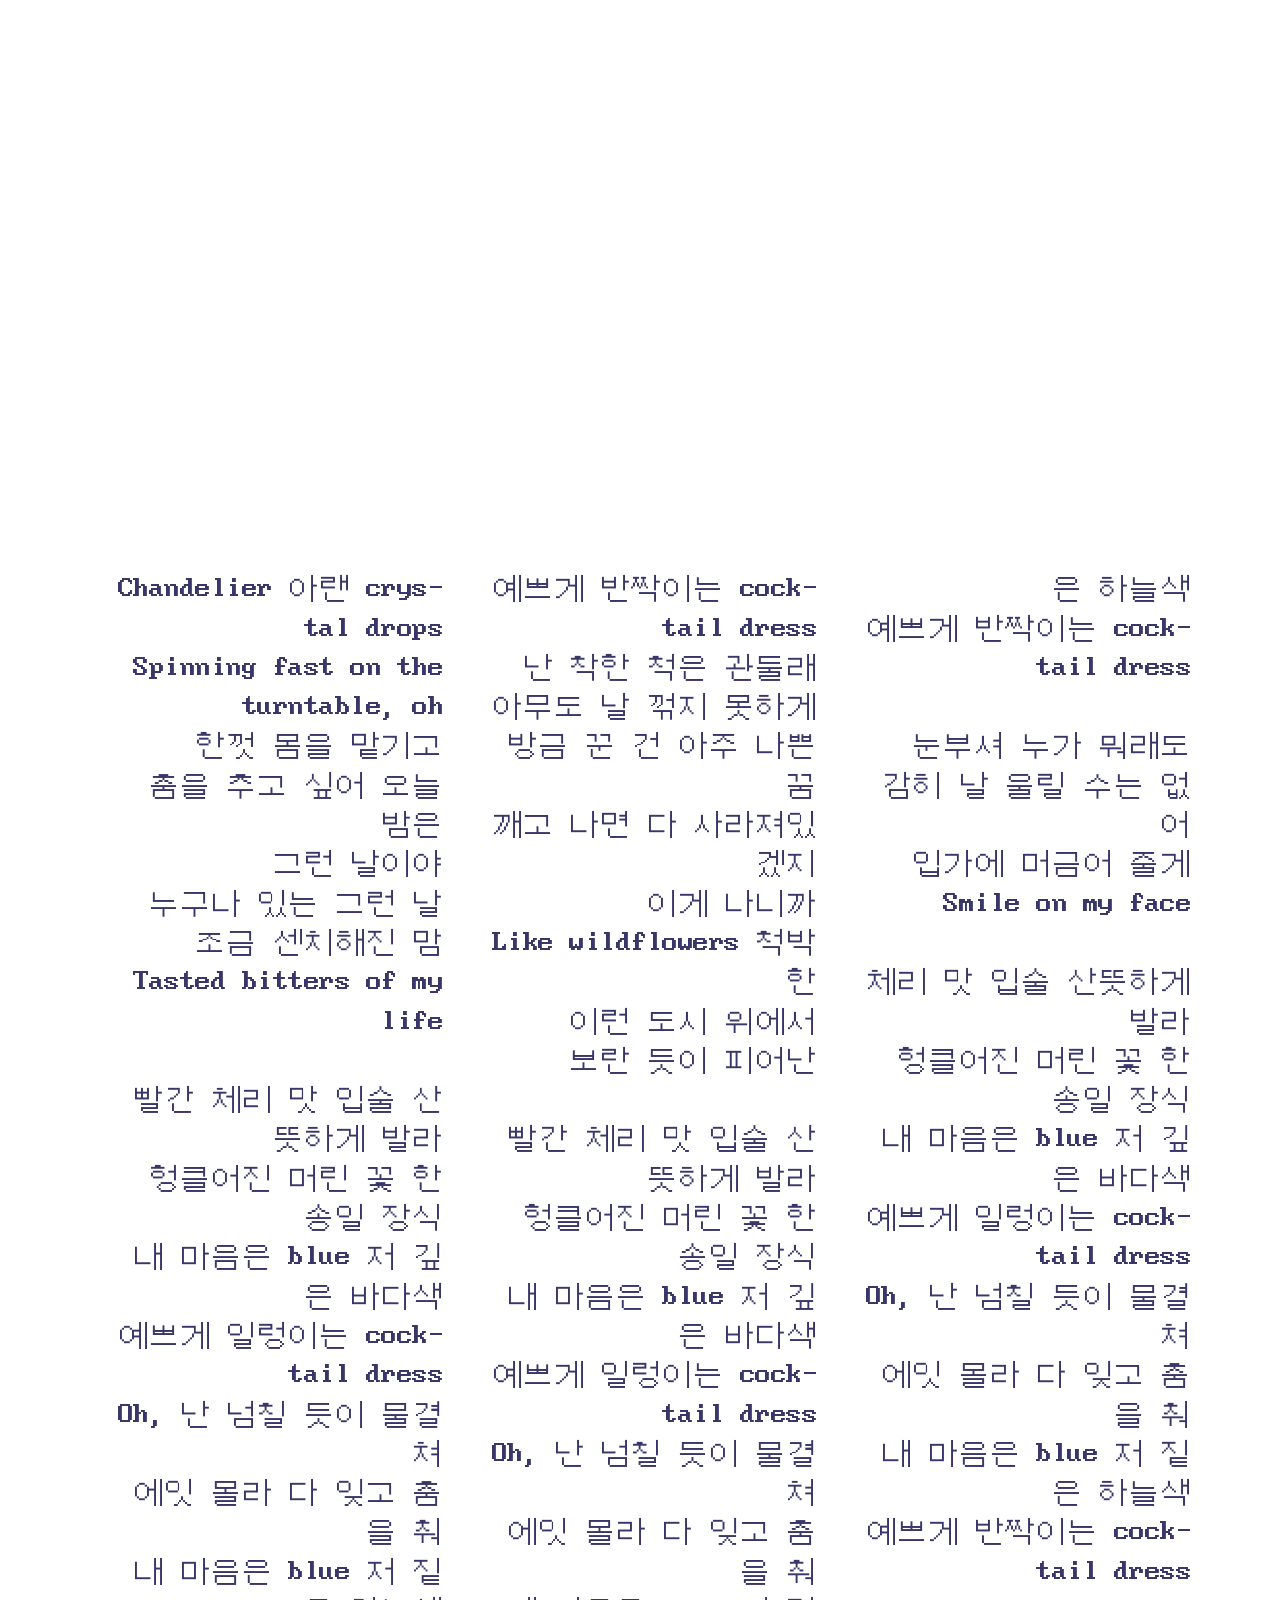
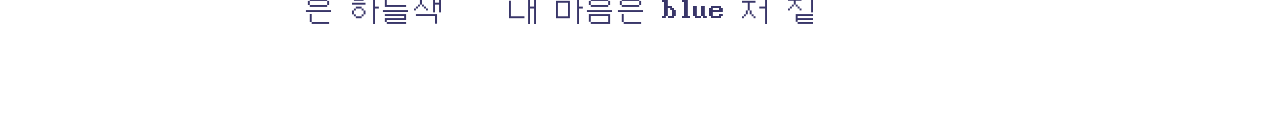
<file: publication-web-resources/html/publication-4.html>
<!DOCTYPE html>
<html xmlns="http://www.w3.org/1999/xhtml" lang="en-US">
	<head>
		<meta charset="utf-8" />
		<title>publication-4</title>
		<link href="../css/idGeneratedStyles.css" rel="stylesheet" type="text/css" />
	</head>
	<body id="publication-4" style="width:2592px;height:1728px;background-color:transparent;">
		<div style="position:absolute;overflow:hidden;left:0px;top:0px;-webkit-transform:translate(0.00px,0.00px);-ms-transform:translate(0.00px,0.00px);transform:translate(0.00px,0.00px);width:1297.00px;height:1728.00px;background-color:white">
			<div id="_idContainer053">
				<img class="_idGenObjectAttribute-1 _idGenObjectAttribute-2" src="../image/38.png" alt="" />
			</div>
			<div id="_idContainer054" class="Basic-Text-Frame">
				<div style="width:0px;height:0px;position:absolute;top:0px;left:0px;-webkit-transform-origin: 0% 0%; -webkit-transform: translate(0px,6.78px) rotate(0deg) scale(0.05);transform-origin: 0% 0%; transform: translate(0px,6.78px) rotate(0deg) scale(0.05);">
					<p class="Basic-Paragraph ParaOverride-1"><span id="_idTextSpan556" class="CharOverride-11" style="position:absolute;top:-115.64px;left:250px;">Chandelier </span><span id="_idTextSpan557" class="CharOverride-11" style="position:absolute;top:-115.64px;left:3660px;">아랜 </span><span id="_idTextSpan558" class="CharOverride-11" style="position:absolute;top:-115.64px;left:5210px;">crys-</span><span id="_idTextSpan559" class="CharOverride-11" style="position:absolute;top:670.36px;left:3970px;">tal </span><span id="_idTextSpan560" class="CharOverride-11" style="position:absolute;top:670.36px;left:5210px;">drops</span></p>
					<p class="Basic-Paragraph ParaOverride-1"><span id="_idTextSpan561" class="CharOverride-11" style="position:absolute;top:1456.36px;left:560px;">Spinning </span><span id="_idTextSpan562" class="CharOverride-11" style="position:absolute;top:1456.36px;left:3350px;">fast </span><span id="_idTextSpan563" class="CharOverride-11" style="position:absolute;top:1456.36px;left:4900px;">on </span><span id="_idTextSpan564" class="CharOverride-11" style="position:absolute;top:1456.36px;left:5830px;">the </span><span id="_idTextSpan565" class="CharOverride-11" style="position:absolute;top:2242.36px;left:2730px;">turntable, </span><span id="_idTextSpan566" class="CharOverride-11" style="position:absolute;top:2242.36px;left:6140px;">oh</span></p>
					<p class="Basic-Paragraph ParaOverride-1"><span id="_idTextSpan567" class="CharOverride-11" style="position:absolute;top:3028.36px;left:1800px;">한껏 </span><span id="_idTextSpan568" class="CharOverride-11" style="position:absolute;top:3028.36px;left:3350px;">몸을 </span><span id="_idTextSpan569" class="CharOverride-11" style="position:absolute;top:3028.36px;left:4900px;">맡기고</span></p>
					<p class="Basic-Paragraph ParaOverride-1"><span id="_idTextSpan570" class="CharOverride-11" style="position:absolute;top:3814.36px;left:870px;">춤을 </span><span id="_idTextSpan571" class="CharOverride-11" style="position:absolute;top:3814.36px;left:2420px;">추고 </span><span id="_idTextSpan572" class="CharOverride-11" style="position:absolute;top:3814.36px;left:3970px;">싶어 </span><span id="_idTextSpan573" class="CharOverride-11" style="position:absolute;top:3814.36px;left:5520px;">오늘 </span><span id="_idTextSpan574" class="CharOverride-11" style="position:absolute;top:4600.36px;left:5520px;">밤은</span></p>
					<p class="Basic-Paragraph ParaOverride-1"><span id="_idTextSpan575" class="CharOverride-11" style="position:absolute;top:5386.36px;left:3350px;">그런 </span><span id="_idTextSpan576" class="CharOverride-11" style="position:absolute;top:5386.36px;left:4900px;">날이야</span></p>
					<p class="Basic-Paragraph ParaOverride-1"><span id="_idTextSpan577" class="CharOverride-11" style="position:absolute;top:6172.36px;left:870px;">누구나 </span><span id="_idTextSpan578" class="CharOverride-11" style="position:absolute;top:6172.36px;left:3040px;">있는 </span><span id="_idTextSpan579" class="CharOverride-11" style="position:absolute;top:6172.36px;left:4590px;">그런 </span><span id="_idTextSpan580" class="CharOverride-11" style="position:absolute;top:6172.36px;left:6140px;">날</span></p>
					<p class="Basic-Paragraph ParaOverride-1"><span id="_idTextSpan581" class="CharOverride-11" style="position:absolute;top:6958.36px;left:1800px;">조금 </span><span id="_idTextSpan582" class="CharOverride-11" style="position:absolute;top:6958.36px;left:3350px;">센치해진 </span><span id="_idTextSpan583" class="CharOverride-11" style="position:absolute;top:6958.36px;left:6140px;">맘</span></p>
					<p class="Basic-Paragraph ParaOverride-1"><span id="_idTextSpan584" class="CharOverride-11" style="position:absolute;top:7744.36px;left:560px;">Tasted </span><span id="_idTextSpan585" class="CharOverride-11" style="position:absolute;top:7744.36px;left:2730px;">bitters </span><span id="_idTextSpan586" class="CharOverride-11" style="position:absolute;top:7744.36px;left:5210px;">of </span><span id="_idTextSpan587" class="CharOverride-11" style="position:absolute;top:7744.36px;left:6140px;">my </span><span id="_idTextSpan588" class="CharOverride-11" style="position:absolute;top:8530.36px;left:5520px;">life </span></p>
					<p class="Basic-Paragraph ParaOverride-1"><span id="_idTextSpan589" class="CharOverride-11" style="position:absolute;top:10102.36px;left:560px;">빨간 </span><span id="_idTextSpan590" class="CharOverride-11" style="position:absolute;top:10102.36px;left:2110px;">체리 </span><span id="_idTextSpan591" class="CharOverride-11" style="position:absolute;top:10102.36px;left:3660px;">맛 </span><span id="_idTextSpan592" class="CharOverride-11" style="position:absolute;top:10102.36px;left:4590px;">입술 </span><span id="_idTextSpan593" class="CharOverride-11" style="position:absolute;top:10102.36px;left:6140px;">산</span><span id="_idTextSpan594" class="CharOverride-11" style="position:absolute;top:10888.36px;left:3350px;">뜻하게 </span><span id="_idTextSpan595" class="CharOverride-11" style="position:absolute;top:10888.36px;left:5520px;">발라</span></p>
					<p class="Basic-Paragraph ParaOverride-1"><span id="_idTextSpan596" class="CharOverride-11" style="position:absolute;top:11674.36px;left:870px;">헝클어진 </span><span id="_idTextSpan597" class="CharOverride-11" style="position:absolute;top:11674.36px;left:3660px;">머린 </span><span id="_idTextSpan598" class="CharOverride-11" style="position:absolute;top:11674.36px;left:5210px;">꽃 </span><span id="_idTextSpan599" class="CharOverride-11" style="position:absolute;top:11674.36px;left:6140px;">한 </span><span id="_idTextSpan600" class="CharOverride-11" style="position:absolute;top:12460.36px;left:3970px;">송일 </span><span id="_idTextSpan601" class="CharOverride-11" style="position:absolute;top:12460.36px;left:5520px;">장식</span></p>
					<p class="Basic-Paragraph ParaOverride-1"><span id="_idTextSpan602" class="CharOverride-11" style="position:absolute;top:13246.36px;left:560px;">내 </span><span id="_idTextSpan603" class="CharOverride-11" style="position:absolute;top:13246.36px;left:1490px;">마음은 </span><span id="_idTextSpan604" class="CharOverride-11" style="position:absolute;top:13246.36px;left:3660px;">blue </span><span id="_idTextSpan605" class="CharOverride-11" style="position:absolute;top:13246.36px;left:5210px;">저 </span><span id="_idTextSpan606" class="CharOverride-11" style="position:absolute;top:13246.36px;left:6140px;">깊</span><span id="_idTextSpan607" class="CharOverride-11" style="position:absolute;top:14032.36px;left:3970px;">은 </span><span id="_idTextSpan608" class="CharOverride-11" style="position:absolute;top:14032.36px;left:4900px;">바다색</span></p>
					<p class="Basic-Paragraph ParaOverride-1"><span id="_idTextSpan609" class="CharOverride-11" style="position:absolute;top:14818.36px;left:250px;">예쁘게 </span><span id="_idTextSpan610" class="CharOverride-11" style="position:absolute;top:14818.36px;left:2420px;">일렁이는 </span><span id="_idTextSpan611" class="CharOverride-11" style="position:absolute;top:14818.36px;left:5210px;">cock-</span><span id="_idTextSpan612" class="CharOverride-11" style="position:absolute;top:15604.36px;left:3660px;">tail </span><span id="_idTextSpan613" class="CharOverride-11" style="position:absolute;top:15604.36px;left:5210px;">dress</span></p>
					<p class="Basic-Paragraph ParaOverride-1"><span id="_idTextSpan614" class="CharOverride-11" style="position:absolute;top:16390.36px;left:250px;">Oh, </span><span id="_idTextSpan615" class="CharOverride-11" style="position:absolute;top:16390.36px;left:1490px;">난 </span><span id="_idTextSpan616" class="CharOverride-11" style="position:absolute;top:16390.36px;left:2420px;">넘칠 </span><span id="_idTextSpan617" class="CharOverride-11" style="position:absolute;top:16390.36px;left:3970px;">듯이 </span><span id="_idTextSpan618" class="CharOverride-11" style="position:absolute;top:16390.36px;left:5520px;">물결</span><span id="_idTextSpan619" class="CharOverride-11" style="position:absolute;top:17176.36px;left:6140px;">쳐</span></p>
					<p class="Basic-Paragraph ParaOverride-1"><span id="_idTextSpan620" class="CharOverride-11" style="position:absolute;top:17962.36px;left:560px;">에잇 </span><span id="_idTextSpan621" class="CharOverride-11" style="position:absolute;top:17962.36px;left:2110px;">몰라 </span><span id="_idTextSpan622" class="CharOverride-11" style="position:absolute;top:17962.36px;left:3660px;">다 </span><span id="_idTextSpan623" class="CharOverride-11" style="position:absolute;top:17962.36px;left:4590px;">잊고 </span><span id="_idTextSpan624" class="CharOverride-11" style="position:absolute;top:17962.36px;left:6140px;">춤</span><span id="_idTextSpan625" class="CharOverride-11" style="position:absolute;top:18748.36px;left:5210px;">을 </span><span id="_idTextSpan626" class="CharOverride-11" style="position:absolute;top:18748.36px;left:6140px;">춰</span></p>
					<p class="Basic-Paragraph ParaOverride-1"><span id="_idTextSpan627" class="CharOverride-11" style="position:absolute;top:19534.36px;left:560px;">내 </span><span id="_idTextSpan628" class="CharOverride-11" style="position:absolute;top:19534.36px;left:1490px;">마음은 </span><span id="_idTextSpan629" class="CharOverride-11" style="position:absolute;top:19534.36px;left:3660px;">blue </span><span id="_idTextSpan630" class="CharOverride-11" style="position:absolute;top:19534.36px;left:5210px;">저 </span><span id="_idTextSpan631" class="CharOverride-11" style="position:absolute;top:19534.36px;left:6140px;">짙</span><span id="_idTextSpan632" class="CharOverride-11" style="position:absolute;top:20320.36px;left:3970px;">은 </span><span id="_idTextSpan633" class="CharOverride-11" style="position:absolute;top:20320.36px;left:4900px;">하늘색</span></p>
				</div>
			</div>
			<div id="_idContainer055" class="Basic-Text-Frame">
				<div style="width:0px;height:0px;position:absolute;top:0px;left:0px;-webkit-transform-origin: 0% 0%; -webkit-transform: translate(0px,6.78px) rotate(0deg) scale(0.05);transform-origin: 0% 0%; transform: translate(0px,6.78px) rotate(0deg) scale(0.05);">
					<p class="Basic-Paragraph ParaOverride-1"><span id="_idTextSpan634" class="CharOverride-11" style="position:absolute;top:-115.64px;left:250px;">예쁘게 </span><span id="_idTextSpan635" class="CharOverride-11" style="position:absolute;top:-115.64px;left:2420px;">반짝이는 </span><span id="_idTextSpan636" class="CharOverride-11" style="position:absolute;top:-115.64px;left:5210px;">cock-</span><span id="_idTextSpan637" class="CharOverride-11" style="position:absolute;top:670.36px;left:3660px;">tail </span><span id="_idTextSpan638" class="CharOverride-11" style="position:absolute;top:670.36px;left:5210px;">dress</span></p>
					<p class="Basic-Paragraph ParaOverride-1"><span id="_idTextSpan639" class="CharOverride-11" style="position:absolute;top:1456.36px;left:870px;">난 </span><span id="_idTextSpan640" class="CharOverride-11" style="position:absolute;top:1456.36px;left:1800px;">착한 </span><span id="_idTextSpan641" class="CharOverride-11" style="position:absolute;top:1456.36px;left:3350px;">척은 </span><span id="_idTextSpan642" class="CharOverride-11" style="position:absolute;top:1456.36px;left:4900px;">관둘래</span></p>
					<p class="Basic-Paragraph ParaOverride-1"><span id="_idTextSpan643" class="CharOverride-11" style="position:absolute;top:2242.36px;left:250px;">아무도 </span><span id="_idTextSpan644" class="CharOverride-11" style="position:absolute;top:2242.36px;left:2420px;">날 </span><span id="_idTextSpan645" class="CharOverride-11" style="position:absolute;top:2242.36px;left:3350px;">꺾지 </span><span id="_idTextSpan646" class="CharOverride-11" style="position:absolute;top:2242.36px;left:4900px;">못하게</span></p>
					<p class="Basic-Paragraph ParaOverride-1"><span id="_idTextSpan647" class="CharOverride-11" style="position:absolute;top:3028.36px;left:560px;">방금 </span><span id="_idTextSpan648" class="CharOverride-11" style="position:absolute;top:3028.36px;left:2110px;">꾼 </span><span id="_idTextSpan649" class="CharOverride-11" style="position:absolute;top:3028.36px;left:3040px;">건 </span><span id="_idTextSpan650" class="CharOverride-11" style="position:absolute;top:3028.36px;left:3970px;">아주 </span><span id="_idTextSpan651" class="CharOverride-11" style="position:absolute;top:3028.36px;left:5520px;">나쁜 </span><span id="_idTextSpan652" class="CharOverride-11" style="position:absolute;top:3814.36px;left:6140px;">꿈</span></p>
					<p class="Basic-Paragraph ParaOverride-1"><span id="_idTextSpan653" class="CharOverride-11" style="position:absolute;top:4600.36px;left:250px;">깨고 </span><span id="_idTextSpan654" class="CharOverride-11" style="position:absolute;top:4600.36px;left:1800px;">나면 </span><span id="_idTextSpan655" class="CharOverride-11" style="position:absolute;top:4600.36px;left:3350px;">다 </span><span id="_idTextSpan656" class="CharOverride-11" style="position:absolute;top:4600.36px;left:4280px;">사라져있</span><span id="_idTextSpan657" class="CharOverride-11" style="position:absolute;top:5386.36px;left:5520px;">겠지</span></p>
					<p class="Basic-Paragraph ParaOverride-1"><span id="_idTextSpan658" class="CharOverride-11" style="position:absolute;top:6172.36px;left:3350px;">이게 </span><span id="_idTextSpan659" class="CharOverride-11" style="position:absolute;top:6172.36px;left:4900px;">나니까</span></p>
					<p class="Basic-Paragraph ParaOverride-1"><span id="_idTextSpan660" class="CharOverride-11" style="position:absolute;top:6958.36px;left:250px;">Like </span><span id="_idTextSpan661" class="CharOverride-11" style="position:absolute;top:6958.36px;left:1800px;">wildflowers </span><span id="_idTextSpan662" class="CharOverride-11" style="position:absolute;top:6958.36px;left:5520px;">척박</span><span id="_idTextSpan663" class="CharOverride-11" style="position:absolute;top:7744.36px;left:6140px;">한</span></p>
					<p class="Basic-Paragraph ParaOverride-1"><span id="_idTextSpan664" class="CharOverride-11" style="position:absolute;top:8530.36px;left:1800px;">이런 </span><span id="_idTextSpan665" class="CharOverride-11" style="position:absolute;top:8530.36px;left:3350px;">도시 </span><span id="_idTextSpan666" class="CharOverride-11" style="position:absolute;top:8530.36px;left:4900px;">위에서</span></p>
					<p class="Basic-Paragraph ParaOverride-1"><span id="_idTextSpan667" class="CharOverride-11" style="position:absolute;top:9316.36px;left:1800px;">보란 </span><span id="_idTextSpan668" class="CharOverride-11" style="position:absolute;top:9316.36px;left:3350px;">듯이 </span><span id="_idTextSpan669" class="CharOverride-11" style="position:absolute;top:9316.36px;left:4900px;">피어난</span></p>
					<p class="Basic-Paragraph ParaOverride-1"><span id="_idTextSpan670" class="CharOverride-11" style="position:absolute;top:10888.36px;left:560px;">빨간 </span><span id="_idTextSpan671" class="CharOverride-11" style="position:absolute;top:10888.36px;left:2110px;">체리 </span><span id="_idTextSpan672" class="CharOverride-11" style="position:absolute;top:10888.36px;left:3660px;">맛 </span><span id="_idTextSpan673" class="CharOverride-11" style="position:absolute;top:10888.36px;left:4590px;">입술 </span><span id="_idTextSpan674" class="CharOverride-11" style="position:absolute;top:10888.36px;left:6140px;">산</span><span id="_idTextSpan675" class="CharOverride-11" style="position:absolute;top:11674.36px;left:3350px;">뜻하게 </span><span id="_idTextSpan676" class="CharOverride-11" style="position:absolute;top:11674.36px;left:5520px;">발라</span></p>
					<p class="Basic-Paragraph ParaOverride-1"><span id="_idTextSpan677" class="CharOverride-11" style="position:absolute;top:12460.36px;left:870px;">헝클어진 </span><span id="_idTextSpan678" class="CharOverride-11" style="position:absolute;top:12460.36px;left:3660px;">머린 </span><span id="_idTextSpan679" class="CharOverride-11" style="position:absolute;top:12460.36px;left:5210px;">꽃 </span><span id="_idTextSpan680" class="CharOverride-11" style="position:absolute;top:12460.36px;left:6140px;">한 </span><span id="_idTextSpan681" class="CharOverride-11" style="position:absolute;top:13246.36px;left:3970px;">송일 </span><span id="_idTextSpan682" class="CharOverride-11" style="position:absolute;top:13246.36px;left:5520px;">장식</span></p>
					<p class="Basic-Paragraph ParaOverride-1"><span id="_idTextSpan683" class="CharOverride-11" style="position:absolute;top:14032.36px;left:560px;">내 </span><span id="_idTextSpan684" class="CharOverride-11" style="position:absolute;top:14032.36px;left:1490px;">마음은 </span><span id="_idTextSpan685" class="CharOverride-11" style="position:absolute;top:14032.36px;left:3660px;">blue </span><span id="_idTextSpan686" class="CharOverride-11" style="position:absolute;top:14032.36px;left:5210px;">저 </span><span id="_idTextSpan687" class="CharOverride-11" style="position:absolute;top:14032.36px;left:6140px;">깊</span><span id="_idTextSpan688" class="CharOverride-11" style="position:absolute;top:14818.36px;left:3970px;">은 </span><span id="_idTextSpan689" class="CharOverride-11" style="position:absolute;top:14818.36px;left:4900px;">바다색</span></p>
					<p class="Basic-Paragraph ParaOverride-1"><span id="_idTextSpan690" class="CharOverride-11" style="position:absolute;top:15604.36px;left:250px;">예쁘게 </span><span id="_idTextSpan691" class="CharOverride-11" style="position:absolute;top:15604.36px;left:2420px;">일렁이는 </span><span id="_idTextSpan692" class="CharOverride-11" style="position:absolute;top:15604.36px;left:5210px;">cock-</span><span id="_idTextSpan693" class="CharOverride-11" style="position:absolute;top:16390.36px;left:3660px;">tail </span><span id="_idTextSpan694" class="CharOverride-11" style="position:absolute;top:16390.36px;left:5210px;">dress</span></p>
					<p class="Basic-Paragraph ParaOverride-1"><span id="_idTextSpan695" class="CharOverride-11" style="position:absolute;top:17176.36px;left:250px;">Oh, </span><span id="_idTextSpan696" class="CharOverride-11" style="position:absolute;top:17176.36px;left:1490px;">난 </span><span id="_idTextSpan697" class="CharOverride-11" style="position:absolute;top:17176.36px;left:2420px;">넘칠 </span><span id="_idTextSpan698" class="CharOverride-11" style="position:absolute;top:17176.36px;left:3970px;">듯이 </span><span id="_idTextSpan699" class="CharOverride-11" style="position:absolute;top:17176.36px;left:5520px;">물결</span><span id="_idTextSpan700" class="CharOverride-11" style="position:absolute;top:17962.36px;left:6140px;">쳐</span></p>
					<p class="Basic-Paragraph ParaOverride-1"><span id="_idTextSpan701" class="CharOverride-11" style="position:absolute;top:18748.36px;left:560px;">에잇 </span><span id="_idTextSpan702" class="CharOverride-11" style="position:absolute;top:18748.36px;left:2110px;">몰라 </span><span id="_idTextSpan703" class="CharOverride-11" style="position:absolute;top:18748.36px;left:3660px;">다 </span><span id="_idTextSpan704" class="CharOverride-11" style="position:absolute;top:18748.36px;left:4590px;">잊고 </span><span id="_idTextSpan705" class="CharOverride-11" style="position:absolute;top:18748.36px;left:6140px;">춤</span><span id="_idTextSpan706" class="CharOverride-11" style="position:absolute;top:19534.36px;left:5210px;">을 </span><span id="_idTextSpan707" class="CharOverride-11" style="position:absolute;top:19534.36px;left:6140px;">춰</span></p>
					<p class="Basic-Paragraph ParaOverride-1"><span id="_idTextSpan708" class="CharOverride-11" style="position:absolute;top:20320.36px;left:560px;">내 </span><span id="_idTextSpan709" class="CharOverride-11" style="position:absolute;top:20320.36px;left:1490px;">마음은 </span><span id="_idTextSpan710" class="CharOverride-11" style="position:absolute;top:20320.36px;left:3660px;">blue </span><span id="_idTextSpan711" class="CharOverride-11" style="position:absolute;top:20320.36px;left:5210px;">저 </span><span id="_idTextSpan712" class="CharOverride-11" style="position:absolute;top:20320.36px;left:6140px;">짙</span></p>
				</div>
			</div>
			<div id="_idContainer056" class="Basic-Text-Frame">
				<div style="width:0px;height:0px;position:absolute;top:0px;left:0px;-webkit-transform-origin: 0% 0%; -webkit-transform: translate(0px,6.78px) rotate(0deg) scale(0.05);transform-origin: 0% 0%; transform: translate(0px,6.78px) rotate(0deg) scale(0.05);">
					<p class="Basic-Paragraph ParaOverride-1"><span id="_idTextSpan713" class="CharOverride-11" style="position:absolute;top:-115.64px;left:3970px;">은 </span><span id="_idTextSpan714" class="CharOverride-11" style="position:absolute;top:-115.64px;left:4900px;">하늘색</span></p>
					<p class="Basic-Paragraph ParaOverride-1"><span id="_idTextSpan715" class="CharOverride-11" style="position:absolute;top:670.36px;left:250px;">예쁘게 </span><span id="_idTextSpan716" class="CharOverride-11" style="position:absolute;top:670.36px;left:2420px;">반짝이는 </span><span id="_idTextSpan717" class="CharOverride-11" style="position:absolute;top:670.36px;left:5210px;">cock-</span><span id="_idTextSpan718" class="CharOverride-11" style="position:absolute;top:1456.36px;left:3660px;">tail </span><span id="_idTextSpan719" class="CharOverride-11" style="position:absolute;top:1456.36px;left:5210px;">dress</span></p>
					<p class="Basic-Paragraph ParaOverride-1"><span id="_idTextSpan720" class="CharOverride-11" style="position:absolute;top:3028.36px;left:1180px;">눈부셔 </span><span id="_idTextSpan721" class="CharOverride-11" style="position:absolute;top:3028.36px;left:3350px;">누가 </span><span id="_idTextSpan722" class="CharOverride-11" style="position:absolute;top:3028.36px;left:4900px;">뭐래도</span></p>
					<p class="Basic-Paragraph ParaOverride-1"><span id="_idTextSpan723" class="CharOverride-11" style="position:absolute;top:3814.36px;left:560px;">감히 </span><span id="_idTextSpan724" class="CharOverride-11" style="position:absolute;top:3814.36px;left:2110px;">날 </span><span id="_idTextSpan725" class="CharOverride-11" style="position:absolute;top:3814.36px;left:3040px;">울릴 </span><span id="_idTextSpan726" class="CharOverride-11" style="position:absolute;top:3814.36px;left:4590px;">수는 </span><span id="_idTextSpan727" class="CharOverride-11" style="position:absolute;top:3814.36px;left:6140px;">없</span><span id="_idTextSpan728" class="CharOverride-11" style="position:absolute;top:4600.36px;left:6140px;">어</span></p>
					<p class="Basic-Paragraph ParaOverride-1"><span id="_idTextSpan729" class="CharOverride-11" style="position:absolute;top:5386.36px;left:1180px;">입가에 </span><span id="_idTextSpan730" class="CharOverride-11" style="position:absolute;top:5386.36px;left:3350px;">머금어 </span><span id="_idTextSpan731" class="CharOverride-11" style="position:absolute;top:5386.36px;left:5520px;">줄게</span></p>
					<p class="Basic-Paragraph ParaOverride-1"><span id="_idTextSpan732" class="CharOverride-11" style="position:absolute;top:6172.36px;left:1800px;">Smile </span><span id="_idTextSpan733" class="CharOverride-11" style="position:absolute;top:6172.36px;left:3660px;">on </span><span id="_idTextSpan734" class="CharOverride-11" style="position:absolute;top:6172.36px;left:4590px;">my </span><span id="_idTextSpan735" class="CharOverride-11" style="position:absolute;top:6172.36px;left:5520px;">face</span></p>
					<p class="Basic-Paragraph ParaOverride-1"><span id="_idTextSpan736" class="CharOverride-11" style="position:absolute;top:7744.36px;left:250px;">체리 </span><span id="_idTextSpan737" class="CharOverride-11" style="position:absolute;top:7744.36px;left:1800px;">맛 </span><span id="_idTextSpan738" class="CharOverride-11" style="position:absolute;top:7744.36px;left:2730px;">입술 </span><span id="_idTextSpan739" class="CharOverride-11" style="position:absolute;top:7744.36px;left:4280px;">산뜻하게 </span><span id="_idTextSpan740" class="CharOverride-11" style="position:absolute;top:8530.36px;left:5520px;">발라</span></p>
					<p class="Basic-Paragraph ParaOverride-1"><span id="_idTextSpan741" class="CharOverride-11" style="position:absolute;top:9316.36px;left:870px;">헝클어진 </span><span id="_idTextSpan742" class="CharOverride-11" style="position:absolute;top:9316.36px;left:3660px;">머린 </span><span id="_idTextSpan743" class="CharOverride-11" style="position:absolute;top:9316.36px;left:5210px;">꽃 </span><span id="_idTextSpan744" class="CharOverride-11" style="position:absolute;top:9316.36px;left:6140px;">한 </span><span id="_idTextSpan745" class="CharOverride-11" style="position:absolute;top:10102.36px;left:3970px;">송일 </span><span id="_idTextSpan746" class="CharOverride-11" style="position:absolute;top:10102.36px;left:5520px;">장식</span></p>
					<p class="Basic-Paragraph ParaOverride-1"><span id="_idTextSpan747" class="CharOverride-11" style="position:absolute;top:10888.36px;left:560px;">내 </span><span id="_idTextSpan748" class="CharOverride-11" style="position:absolute;top:10888.36px;left:1490px;">마음은 </span><span id="_idTextSpan749" class="CharOverride-11" style="position:absolute;top:10888.36px;left:3660px;">blue </span><span id="_idTextSpan750" class="CharOverride-11" style="position:absolute;top:10888.36px;left:5210px;">저 </span><span id="_idTextSpan751" class="CharOverride-11" style="position:absolute;top:10888.36px;left:6140px;">깊</span><span id="_idTextSpan752" class="CharOverride-11" style="position:absolute;top:11674.36px;left:3970px;">은 </span><span id="_idTextSpan753" class="CharOverride-11" style="position:absolute;top:11674.36px;left:4900px;">바다색</span></p>
					<p class="Basic-Paragraph ParaOverride-1"><span id="_idTextSpan754" class="CharOverride-11" style="position:absolute;top:12460.36px;left:250px;">예쁘게 </span><span id="_idTextSpan755" class="CharOverride-11" style="position:absolute;top:12460.36px;left:2420px;">일렁이는 </span><span id="_idTextSpan756" class="CharOverride-11" style="position:absolute;top:12460.36px;left:5210px;">cock-</span><span id="_idTextSpan757" class="CharOverride-11" style="position:absolute;top:13246.36px;left:3660px;">tail </span><span id="_idTextSpan758" class="CharOverride-11" style="position:absolute;top:13246.36px;left:5210px;">dress</span></p>
					<p class="Basic-Paragraph ParaOverride-1"><span id="_idTextSpan759" class="CharOverride-11" style="position:absolute;top:14032.36px;left:250px;">Oh, </span><span id="_idTextSpan760" class="CharOverride-11" style="position:absolute;top:14032.36px;left:1490px;">난 </span><span id="_idTextSpan761" class="CharOverride-11" style="position:absolute;top:14032.36px;left:2420px;">넘칠 </span><span id="_idTextSpan762" class="CharOverride-11" style="position:absolute;top:14032.36px;left:3970px;">듯이 </span><span id="_idTextSpan763" class="CharOverride-11" style="position:absolute;top:14032.36px;left:5520px;">물결</span><span id="_idTextSpan764" class="CharOverride-11" style="position:absolute;top:14818.36px;left:6140px;">쳐</span></p>
					<p class="Basic-Paragraph ParaOverride-1"><span id="_idTextSpan765" class="CharOverride-11" style="position:absolute;top:15604.36px;left:560px;">에잇 </span><span id="_idTextSpan766" class="CharOverride-11" style="position:absolute;top:15604.36px;left:2110px;">몰라 </span><span id="_idTextSpan767" class="CharOverride-11" style="position:absolute;top:15604.36px;left:3660px;">다 </span><span id="_idTextSpan768" class="CharOverride-11" style="position:absolute;top:15604.36px;left:4590px;">잊고 </span><span id="_idTextSpan769" class="CharOverride-11" style="position:absolute;top:15604.36px;left:6140px;">춤</span><span id="_idTextSpan770" class="CharOverride-11" style="position:absolute;top:16390.36px;left:5210px;">을 </span><span id="_idTextSpan771" class="CharOverride-11" style="position:absolute;top:16390.36px;left:6140px;">춰</span></p>
					<p class="Basic-Paragraph ParaOverride-1"><span id="_idTextSpan772" class="CharOverride-11" style="position:absolute;top:17176.36px;left:560px;">내 </span><span id="_idTextSpan773" class="CharOverride-11" style="position:absolute;top:17176.36px;left:1490px;">마음은 </span><span id="_idTextSpan774" class="CharOverride-11" style="position:absolute;top:17176.36px;left:3660px;">blue </span><span id="_idTextSpan775" class="CharOverride-11" style="position:absolute;top:17176.36px;left:5210px;">저 </span><span id="_idTextSpan776" class="CharOverride-11" style="position:absolute;top:17176.36px;left:6140px;">짙</span><span id="_idTextSpan777" class="CharOverride-11" style="position:absolute;top:17962.36px;left:3970px;">은 </span><span id="_idTextSpan778" class="CharOverride-11" style="position:absolute;top:17962.36px;left:4900px;">하늘색</span></p>
					<p class="Basic-Paragraph ParaOverride-1"><span id="_idTextSpan779" class="CharOverride-11" style="position:absolute;top:18748.36px;left:250px;">예쁘게 </span><span id="_idTextSpan780" class="CharOverride-11" style="position:absolute;top:18748.36px;left:2420px;">반짝이는 </span><span id="_idTextSpan781" class="CharOverride-11" style="position:absolute;top:18748.36px;left:5210px;">cock-</span><span id="_idTextSpan782" class="CharOverride-11" style="position:absolute;top:19534.36px;left:3660px;">tail </span><span id="_idTextSpan783" class="CharOverride-11" style="position:absolute;top:19534.36px;left:5210px;">dress</span></p>
				</div>
			</div>
		</div>
		<div style="position:absolute;overflow:hidden;left:0px;top:0px;-webkit-transform:translate(1296.00px,0.00px);-ms-transform:translate(1296.00px,0.00px);transform:translate(1296.00px,0.00px);width:1296.00px;height:1728.00px;background-color:white">
		</div>
	</body>
</html>
</file>
<file: publication-web-resources/css/idGeneratedStyles.css>
@font-face {
	font-family:DOSGothic;
	font-style:normal;
	font-weight:500;
	src : url("../../font/DOSGothic.ttf");
}
@font-face {
	font-family:Dogica;
	font-style:normal;
	font-weight:normal;
	src : url("../../font/Dogica.ttf");
}
@font-face {
	font-family:KiwiSoda;
	font-style:normal;
	font-weight:500;
	src : url("../../font/KiwiSoda.ttf");
}
@font-face {
	font-family:"Minion Pro";
	font-style:normal;
	font-weight:normal;
	src : url("../../font/MinionPro-Regular.otf");
}
@font-face {
	font-family:"Tropi Land";
	font-style:normal;
	font-weight:normal;
	src : url("../../font/TropiLandRegular.ttf");
}
body, div, dl, dt, dd, h1, h2, h3, h4, h5, h6, p, pre, code, blockquote, figure {
	margin:0;
	padding:0;
	border-width:0;
	text-rendering:optimizeSpeed;
}
div > svg {
	position:absolute;
}
div.Basic-Graphics-Frame {
	border-color:#000000;
	border-width:1px;
	border-style:solid;
}
div.Basic-Text-Frame {
	border-style:solid;
}
p.ParaOverride-1 {
	line-height:1;
	white-space:nowrap;
}
span.CharOverride-1 {
	color:#393669;
	font-family:KiwiSoda, sans-serif;
	font-size:5580px;
	font-style:normal;
	font-weight:500;
}
span.CharOverride-2 {
	color:#393669;
	font-family:DOSGothic, serif;
	font-size:2400px;
	font-style:normal;
	font-weight:500;
}
span.CharOverride-3 {
	color:#479eeb;
	font-family:"Tropi Land", serif;
	font-size:500px;
	font-style:normal;
	font-weight:normal;
}
span.CharOverride-4 {
	color:#489eeb;
	font-family:"Tropi Land", serif;
	font-size:500px;
	font-style:normal;
	font-weight:normal;
}
span.CharOverride-5 {
	color:#489eeb;
	font-family:DOSGothic, serif;
	font-size:720px;
	font-style:normal;
	font-weight:500;
}
span.CharOverride-6 {
	color:#c63144;
	font-family:DOSGothic, serif;
	font-size:5140px;
	font-style:normal;
	font-weight:500;
}
span.CharOverride-7 {
	color:#489eeb;
	font-family:DOSGothic, serif;
	font-size:1220px;
	font-style:normal;
	font-weight:500;
}
span.CharOverride-8 {
	color:#c63144;
	font-family:DOSGothic, serif;
	font-size:720px;
	font-style:normal;
	font-weight:500;
}
span.CharOverride-9 {
	color:#393669;
	font-family:Dogica, sans-serif;
	font-size:900px;
	font-style:normal;
	font-weight:normal;
}
span.CharOverride-10 {
	color:#ffa9a7;
	font-family:DOSGothic, serif;
	font-size:600px;
	font-style:normal;
	font-weight:500;
}
span.CharOverride-11 {
	color:#393669;
	font-family:DOSGothic, serif;
	font-size:620px;
	font-style:normal;
	font-weight:500;
}
#_idContainer000 {
	-ms-transform:translate(0.000px,-4.145px) rotate(0.000deg) skew(0.000deg) scale(1.000,1.000);
	-ms-transform-origin:0% 0%;
	-webkit-transform:translate(0.000px,-4.145px) rotate(0.000deg) skew(0.000deg) scale(1.000,1.000);
	-webkit-transform-origin:0% 0%;
	height:1733.14px;
	left:0px;
	position:absolute;
	top:0px;
	transform:translate(0.000px,-4.145px) rotate(0.000deg) skew(0.000deg) scale(1.000,1.000);
	transform:translate(0.000px,-4.145px) rotate(0.000deg) skew(0.000deg) scale(1.000,1.000);
	transform-origin:0% 0%;
	transform-origin:0% 0%;
	width:1296.00px;
}
#_idContainer001 {
	-ms-transform:translate(601.000px,147.787px) rotate(0.000deg) skew(0.000deg) scale(1.000,1.000);
	-ms-transform-origin:0% 0%;
	-webkit-transform:translate(601.000px,147.787px) rotate(0.000deg) skew(0.000deg) scale(1.000,1.000);
	-webkit-transform-origin:0% 0%;
	height:156.94px;
	left:0px;
	position:absolute;
	top:0px;
	transform:translate(601.000px,147.787px) rotate(0.000deg) skew(0.000deg) scale(1.000,1.000);
	transform:translate(601.000px,147.787px) rotate(0.000deg) skew(0.000deg) scale(1.000,1.000);
	transform-origin:0% 0%;
	transform-origin:0% 0%;
	width:296.44px;
}
#_idContainer002 {
	-ms-transform:translate(352.799px,147.787px) rotate(0.000deg) skew(0.000deg) scale(1.000,1.000);
	-ms-transform-origin:0% 0%;
	-webkit-transform:translate(352.799px,147.787px) rotate(0.000deg) skew(0.000deg) scale(1.000,1.000);
	-webkit-transform-origin:0% 0%;
	height:156.94px;
	left:0px;
	position:absolute;
	top:0px;
	transform:translate(352.799px,147.787px) rotate(0.000deg) skew(0.000deg) scale(1.000,1.000);
	transform:translate(352.799px,147.787px) rotate(0.000deg) skew(0.000deg) scale(1.000,1.000);
	transform-origin:0% 0%;
	transform-origin:0% 0%;
	width:296.44px;
}
#_idContainer003 {
	-ms-transform:translate(-535.471px,69.785px) rotate(354.500deg) skew(0.000deg) scale(1.000,1.000);
	-ms-transform-origin:0% 0%;
	-webkit-transform:translate(-535.471px,69.785px) rotate(354.500deg) skew(0.000deg) scale(1.000,1.000);
	-webkit-transform-origin:0% 0%;
	height:797.39px;
	left:0px;
	position:absolute;
	top:0px;
	transform:translate(-535.471px,69.785px) rotate(354.500deg) skew(0.000deg) scale(1.000,1.000);
	transform:translate(-535.471px,69.785px) rotate(354.500deg) skew(0.000deg) scale(1.000,1.000);
	transform-origin:0% 0%;
	transform-origin:0% 0%;
	width:815.60px;
}
#_idContainer004 {
	-ms-transform:translate(105.599px,32.599px) rotate(0.000deg) skew(0.000deg) scale(1.000,1.000);
	-ms-transform-origin:0% 0%;
	-webkit-transform:translate(105.599px,32.599px) rotate(0.000deg) skew(0.000deg) scale(1.000,1.000);
	-webkit-transform-origin:0% 0%;
	height:446.00px;
	left:0px;
	position:absolute;
	top:0px;
	transform:translate(105.599px,32.599px) rotate(0.000deg) skew(0.000deg) scale(1.000,1.000);
	transform:translate(105.599px,32.599px) rotate(0.000deg) skew(0.000deg) scale(1.000,1.000);
	transform-origin:0% 0%;
	transform-origin:0% 0%;
	width:408.00px;
}
#_idContainer005 {
	-ms-transform:translate(912.000px,49.400px) rotate(0.000deg) skew(0.000deg) scale(1.000,1.000);
	-ms-transform-origin:0% 0%;
	-webkit-transform:translate(912.000px,49.400px) rotate(0.000deg) skew(0.000deg) scale(1.000,1.000);
	-webkit-transform-origin:0% 0%;
	height:352.40px;
	left:0px;
	position:absolute;
	top:0px;
	transform:translate(912.000px,49.400px) rotate(0.000deg) skew(0.000deg) scale(1.000,1.000);
	transform:translate(912.000px,49.400px) rotate(0.000deg) skew(0.000deg) scale(1.000,1.000);
	transform-origin:0% 0%;
	transform-origin:0% 0%;
	width:305.96px;
}
#_idContainer006 {
	-ms-transform:translate(-0.001px,0.000px) rotate(0.000deg) skew(0.000deg) scale(1.000,1.000);
	-ms-transform-origin:0% 0%;
	-webkit-transform:translate(-0.001px,0.000px) rotate(0.000deg) skew(0.000deg) scale(1.000,1.000);
	-webkit-transform-origin:0% 0%;
	height:985.40px;
	left:0px;
	position:absolute;
	top:0px;
	transform:translate(-0.001px,0.000px) rotate(0.000deg) skew(0.000deg) scale(1.000,1.000);
	transform:translate(-0.001px,0.000px) rotate(0.000deg) skew(0.000deg) scale(1.000,1.000);
	transform-origin:0% 0%;
	transform-origin:0% 0%;
	width:722.00px;
}
#_idContainer007 {
	-ms-transform:translate(-16.000px,-16.000px) rotate(0.000deg) skew(0.000deg) scale(1.000,1.000);
	-ms-transform-origin:0% 0%;
	-webkit-transform:translate(-16.000px,-16.000px) rotate(0.000deg) skew(0.000deg) scale(1.000,1.000);
	-webkit-transform-origin:0% 0%;
	height:1017.40px;
	left:0px;
	position:absolute;
	top:0px;
	transform:translate(-16.000px,-16.000px) rotate(0.000deg) skew(0.000deg) scale(1.000,1.000);
	transform:translate(-16.000px,-16.000px) rotate(0.000deg) skew(0.000deg) scale(1.000,1.000);
	transform-origin:0% 0%;
	transform-origin:0% 0%;
	width:754.00px;
}
#_idContainer008 {
	-ms-transform:translate(287.000px,343.599px) rotate(0.000deg) skew(0.000deg) scale(1.000,1.000);
	-ms-transform-origin:0% 0%;
	-webkit-transform:translate(287.000px,343.599px) rotate(0.000deg) skew(0.000deg) scale(1.000,1.000);
	-webkit-transform-origin:0% 0%;
	height:985.40px;
	left:0px;
	position:absolute;
	top:0px;
	transform:translate(287.000px,343.599px) rotate(0.000deg) skew(0.000deg) scale(1.000,1.000);
	transform:translate(287.000px,343.599px) rotate(0.000deg) skew(0.000deg) scale(1.000,1.000);
	transform-origin:0% 0%;
	transform-origin:0% 0%;
	width:722.00px;
}
#_idContainer009 {
	-ms-transform:translate(0.000px,3.135px) rotate(359.750deg) skew(0.000deg) scale(1.000,1.000);
	-ms-transform-origin:0% 0%;
	-webkit-transform:translate(0.000px,3.135px) rotate(359.750deg) skew(0.000deg) scale(1.000,1.000);
	-webkit-transform-origin:0% 0%;
	height:709.50px;
	left:0px;
	position:absolute;
	top:0px;
	transform:translate(0.000px,3.135px) rotate(359.750deg) skew(0.000deg) scale(1.000,1.000);
	transform:translate(0.000px,3.135px) rotate(359.750deg) skew(0.000deg) scale(1.000,1.000);
	transform-origin:0% 0%;
	transform-origin:0% 0%;
	width:718.49px;
}
#_idContainer010 {
	-ms-transform:translate(354.931px,704.169px) rotate(0.000deg) skew(0.000deg) scale(1.000,1.000);
	-ms-transform-origin:0% 0%;
	-webkit-transform:translate(354.931px,704.169px) rotate(0.000deg) skew(0.000deg) scale(1.000,1.000);
	-webkit-transform-origin:0% 0%;
	height:11.72px;
	left:0px;
	position:absolute;
	top:0px;
	transform:translate(354.931px,704.169px) rotate(0.000deg) skew(0.000deg) scale(1.000,1.000);
	transform:translate(354.931px,704.169px) rotate(0.000deg) skew(0.000deg) scale(1.000,1.000);
	transform-origin:0% 0%;
	transform-origin:0% 0%;
	width:11.72px;
}
#_idContainer011 {
	-ms-transform:translate(707.955px,766.390px) rotate(0.000deg) skew(0.000deg) scale(1.000,1.000);
	-ms-transform-origin:0% 0%;
	-webkit-transform:translate(707.955px,766.390px) rotate(0.000deg) skew(0.000deg) scale(1.000,1.000);
	-webkit-transform-origin:0% 0%;
	height:715.89px;
	left:0px;
	position:absolute;
	top:0px;
	transform:translate(707.955px,766.390px) rotate(0.000deg) skew(0.000deg) scale(1.000,1.000);
	transform:translate(707.955px,766.390px) rotate(0.000deg) skew(0.000deg) scale(1.000,1.000);
	transform-origin:0% 0%;
	transform-origin:0% 0%;
	width:721.58px;
}
#_idContainer012 {
	-ms-transform:translate(800.779px,687.000px) rotate(12.500deg) skew(0.000deg) scale(1.000,1.000);
	-ms-transform-origin:0% 0%;
	-webkit-transform:translate(800.779px,687.000px) rotate(12.500deg) skew(0.000deg) scale(1.000,1.000);
	-webkit-transform-origin:0% 0%;
	height:705.88px;
	left:0px;
	position:absolute;
	top:0px;
	transform:translate(800.779px,687.000px) rotate(12.500deg) skew(0.000deg) scale(1.000,1.000);
	transform:translate(800.779px,687.000px) rotate(12.500deg) skew(0.000deg) scale(1.000,1.000);
	transform-origin:0% 0%;
	transform-origin:0% 0%;
	width:722.00px;
}
#_idContainer013 {
	-ms-transform:translate(108.356px,1407.675px) rotate(0.000deg) skew(0.000deg) scale(1.000,1.000);
	-ms-transform-origin:0% 0%;
	-webkit-transform:translate(108.356px,1407.675px) rotate(0.000deg) skew(0.000deg) scale(1.000,1.000);
	-webkit-transform-origin:0% 0%;
	height:244.13px;
	left:0px;
	position:absolute;
	top:0px;
	transform:translate(108.356px,1407.675px) rotate(0.000deg) skew(0.000deg) scale(1.000,1.000);
	transform:translate(108.356px,1407.675px) rotate(0.000deg) skew(0.000deg) scale(1.000,1.000);
	transform-origin:0% 0%;
	transform-origin:0% 0%;
	width:1081.13px;
}
#_idContainer014 {
	-ms-transform:translate(54.000px,1316.600px) rotate(0.000deg) skew(0.000deg) scale(1.000,1.000);
	-ms-transform-origin:0% 0%;
	-webkit-transform:translate(54.000px,1316.600px) rotate(0.000deg) skew(0.000deg) scale(1.000,1.000);
	-webkit-transform-origin:0% 0%;
	height:281.00px;
	left:0px;
	position:absolute;
	top:0px;
	transform:translate(54.000px,1316.600px) rotate(0.000deg) skew(0.000deg) scale(1.000,1.000);
	transform:translate(54.000px,1316.600px) rotate(0.000deg) skew(0.000deg) scale(1.000,1.000);
	transform-origin:0% 0%;
	transform-origin:0% 0%;
	width:1207.28px;
}
#_idContainer015 {
	-ms-transform:translate(1020.943px,1061.298px) rotate(71.000deg) skew(0.000deg) scale(1.000,1.000);
	-ms-transform-origin:0% 0%;
	-webkit-transform:translate(1020.943px,1061.298px) rotate(71.000deg) skew(0.000deg) scale(1.000,1.000);
	-webkit-transform-origin:0% 0%;
	height:242.54px;
	left:0px;
	position:absolute;
	top:0px;
	transform:translate(1020.943px,1061.298px) rotate(71.000deg) skew(0.000deg) scale(1.000,1.000);
	transform:translate(1020.943px,1061.298px) rotate(71.000deg) skew(0.000deg) scale(1.000,1.000);
	transform-origin:0% 0%;
	transform-origin:0% 0%;
	width:178.41px;
}
#_idContainer016 {
	-ms-transform:translate(1014.630px,1071.510px) rotate(71.000deg) skew(0.000deg) scale(1.000,1.000);
	-ms-transform-origin:0% 0%;
	-webkit-transform:translate(1014.630px,1071.510px) rotate(71.000deg) skew(0.000deg) scale(1.000,1.000);
	-webkit-transform-origin:0% 0%;
	height:224.10px;
	left:0px;
	position:absolute;
	top:0px;
	transform:translate(1014.630px,1071.510px) rotate(71.000deg) skew(0.000deg) scale(1.000,1.000);
	transform:translate(1014.630px,1071.510px) rotate(71.000deg) skew(0.000deg) scale(1.000,1.000);
	transform-origin:0% 0%;
	transform-origin:0% 0%;
	width:163.00px;
}
#_idContainer017 {
	-ms-transform:translate(846.375px,1151.252px) rotate(341.000deg) skew(0.000deg) scale(1.000,1.000);
	-ms-transform-origin:0% 0%;
	-webkit-transform:translate(846.375px,1151.252px) rotate(341.000deg) skew(0.000deg) scale(1.000,1.000);
	-webkit-transform-origin:0% 0%;
	height:137.18px;
	left:0px;
	position:absolute;
	top:0px;
	transform:translate(846.375px,1151.252px) rotate(341.000deg) skew(0.000deg) scale(1.000,1.000);
	transform:translate(846.375px,1151.252px) rotate(341.000deg) skew(0.000deg) scale(1.000,1.000);
	transform-origin:0% 0%;
	transform-origin:0% 0%;
	width:152.00px;
}
#_idContainer018 {
	-ms-transform:translate(841.738px,1192.548px) rotate(341.000deg) skew(0.000deg) scale(1.000,1.000);
	-ms-transform-origin:0% 0%;
	-webkit-transform:translate(841.738px,1192.548px) rotate(341.000deg) skew(0.000deg) scale(1.000,1.000);
	-webkit-transform-origin:0% 0%;
	height:39.62px;
	left:0px;
	position:absolute;
	top:0px;
	transform:translate(841.738px,1192.548px) rotate(341.000deg) skew(0.000deg) scale(1.000,1.000);
	transform:translate(841.738px,1192.548px) rotate(341.000deg) skew(0.000deg) scale(1.000,1.000);
	transform-origin:0% 0%;
	transform-origin:0% 0%;
	width:25.10px;
}
#_idContainer019 {
	-ms-transform:translate(986.760px,1142.613px) rotate(341.000deg) skew(0.000deg) scale(1.000,1.000);
	-ms-transform-origin:0% 0%;
	-webkit-transform:translate(986.760px,1142.613px) rotate(341.000deg) skew(0.000deg) scale(1.000,1.000);
	-webkit-transform-origin:0% 0%;
	height:58.39px;
	left:0px;
	position:absolute;
	top:0px;
	transform:translate(986.760px,1142.613px) rotate(341.000deg) skew(0.000deg) scale(1.000,1.000);
	transform:translate(986.760px,1142.613px) rotate(341.000deg) skew(0.000deg) scale(1.000,1.000);
	transform-origin:0% 0%;
	transform-origin:0% 0%;
	width:37.25px;
}
#_idContainer020 {
	-ms-transform:translate(114.437px,76.285px) rotate(0.000deg) skew(0.000deg) scale(1.000,1.000);
	-ms-transform-origin:0% 0%;
	-webkit-transform:translate(114.437px,76.285px) rotate(0.000deg) skew(0.000deg) scale(1.000,1.000);
	-webkit-transform-origin:0% 0%;
	height:54.31px;
	left:0px;
	position:absolute;
	top:0px;
	transform:translate(114.437px,76.285px) rotate(0.000deg) skew(0.000deg) scale(1.000,1.000);
	transform:translate(114.437px,76.285px) rotate(0.000deg) skew(0.000deg) scale(1.000,1.000);
	transform-origin:0% 0%;
	transform-origin:0% 0%;
	width:1086.40px;
}
#_idContainer021 {
	-ms-transform:translate(105.599px,1611.685px) rotate(0.000deg) skew(0.000deg) scale(1.000,1.000);
	-ms-transform-origin:0% 0%;
	-webkit-transform:translate(105.599px,1611.685px) rotate(0.000deg) skew(0.000deg) scale(1.000,1.000);
	-webkit-transform-origin:0% 0%;
	height:57.31px;
	left:0px;
	position:absolute;
	top:0px;
	transform:translate(105.599px,1611.685px) rotate(0.000deg) skew(0.000deg) scale(1.000,1.000);
	transform:translate(105.599px,1611.685px) rotate(0.000deg) skew(0.000deg) scale(1.000,1.000);
	transform-origin:0% 0%;
	transform-origin:0% 0%;
	width:1086.00px;
}
#_idContainer022 {
	-ms-transform:translate(104.999px,370.799px) rotate(0.000deg) skew(0.000deg) scale(1.000,1.000);
	-ms-transform-origin:0% 0%;
	-webkit-transform:translate(104.999px,370.799px) rotate(0.000deg) skew(0.000deg) scale(1.000,1.000);
	-webkit-transform-origin:0% 0%;
	height:231.20px;
	left:0px;
	position:absolute;
	top:0px;
	transform:translate(104.999px,370.799px) rotate(0.000deg) skew(0.000deg) scale(1.000,1.000);
	transform:translate(104.999px,370.799px) rotate(0.000deg) skew(0.000deg) scale(1.000,1.000);
	transform-origin:0% 0%;
	transform-origin:0% 0%;
	width:399.00px;
}
#_idContainer023 {
	-ms-transform:translate(99.839px,657.645px) rotate(270.500deg) skew(0.000deg) scale(1.000,1.000);
	-ms-transform-origin:0% 0%;
	-webkit-transform:translate(99.839px,657.645px) rotate(270.500deg) skew(0.000deg) scale(1.000,1.000);
	-webkit-transform-origin:0% 0%;
	height:40.67px;
	left:0px;
	position:absolute;
	top:0px;
	transform:translate(99.839px,657.645px) rotate(270.500deg) skew(0.000deg) scale(1.000,1.000);
	transform:translate(99.839px,657.645px) rotate(270.500deg) skew(0.000deg) scale(1.000,1.000);
	transform-origin:0% 0%;
	transform-origin:0% 0%;
	width:59.14px;
}
#_idContainer024 {
	-ms-transform:translate(703.680px,766.481px) rotate(0.000deg) skew(0.000deg) scale(1.000,1.000);
	-ms-transform-origin:0% 0%;
	-webkit-transform:translate(703.680px,766.481px) rotate(0.000deg) skew(0.000deg) scale(1.000,1.000);
	-webkit-transform-origin:0% 0%;
	height:11.72px;
	left:0px;
	position:absolute;
	top:0px;
	transform:translate(703.680px,766.481px) rotate(0.000deg) skew(0.000deg) scale(1.000,1.000);
	transform:translate(703.680px,766.481px) rotate(0.000deg) skew(0.000deg) scale(1.000,1.000);
	transform-origin:0% 0%;
	transform-origin:0% 0%;
	width:11.72px;
}
#_idContainer025 {
	-ms-transform:translate(706.319px,1472.280px) rotate(0.000deg) skew(0.000deg) scale(1.000,1.000);
	-ms-transform-origin:0% 0%;
	-webkit-transform:translate(706.319px,1472.280px) rotate(0.000deg) skew(0.000deg) scale(1.000,1.000);
	-webkit-transform-origin:0% 0%;
	height:11.72px;
	left:0px;
	position:absolute;
	top:0px;
	transform:translate(706.319px,1472.280px) rotate(0.000deg) skew(0.000deg) scale(1.000,1.000);
	transform:translate(706.319px,1472.280px) rotate(0.000deg) skew(0.000deg) scale(1.000,1.000);
	transform-origin:0% 0%;
	transform-origin:0% 0%;
	width:11.72px;
}
#_idContainer026 {
	-ms-transform:translate(704.640px,1116.890px) rotate(0.000deg) skew(0.000deg) scale(1.000,1.000);
	-ms-transform-origin:0% 0%;
	-webkit-transform:translate(704.640px,1116.890px) rotate(0.000deg) skew(0.000deg) scale(1.000,1.000);
	-webkit-transform-origin:0% 0%;
	height:11.72px;
	left:0px;
	position:absolute;
	top:0px;
	transform:translate(704.640px,1116.890px) rotate(0.000deg) skew(0.000deg) scale(1.000,1.000);
	transform:translate(704.640px,1116.890px) rotate(0.000deg) skew(0.000deg) scale(1.000,1.000);
	transform-origin:0% 0%;
	transform-origin:0% 0%;
	width:11.72px;
}
#_idContainer027 {
	-ms-transform:translate(1062.887px,763.280px) rotate(0.000deg) skew(0.000deg) scale(1.000,1.000);
	-ms-transform-origin:0% 0%;
	-webkit-transform:translate(1062.887px,763.280px) rotate(0.000deg) skew(0.000deg) scale(1.000,1.000);
	-webkit-transform-origin:0% 0%;
	height:11.72px;
	left:0px;
	position:absolute;
	top:0px;
	transform:translate(1062.887px,763.280px) rotate(0.000deg) skew(0.000deg) scale(1.000,1.000);
	transform:translate(1062.887px,763.280px) rotate(0.000deg) skew(0.000deg) scale(1.000,1.000);
	transform-origin:0% 0%;
	transform-origin:0% 0%;
	width:11.72px;
}
#_idContainer028 {
	-ms-transform:translate(107.400px,175.618px) rotate(0.000deg) skew(0.000deg) scale(1.000,1.000);
	-ms-transform-origin:0% 0%;
	-webkit-transform:translate(107.400px,175.618px) rotate(0.000deg) skew(0.000deg) scale(1.000,1.000);
	-webkit-transform-origin:0% 0%;
	height:1518.00px;
	left:0px;
	position:absolute;
	top:0px;
	transform:translate(107.400px,175.618px) rotate(0.000deg) skew(0.000deg) scale(1.000,1.000);
	transform:translate(107.400px,175.618px) rotate(0.000deg) skew(0.000deg) scale(1.000,1.000);
	transform-origin:0% 0%;
	transform-origin:0% 0%;
	width:1086.00px;
}
#_idContainer029 {
	-ms-transform:translate(107.400px,105.000px) rotate(0.000deg) skew(0.000deg) scale(1.000,1.000);
	-ms-transform-origin:0% 0%;
	-webkit-transform:translate(107.400px,105.000px) rotate(0.000deg) skew(0.000deg) scale(1.000,1.000);
	-webkit-transform-origin:0% 0%;
	height:1255.62px;
	left:0px;
	position:absolute;
	top:0px;
	transform:translate(107.400px,105.000px) rotate(0.000deg) skew(0.000deg) scale(1.000,1.000);
	transform:translate(107.400px,105.000px) rotate(0.000deg) skew(0.000deg) scale(1.000,1.000);
	transform-origin:0% 0%;
	transform-origin:0% 0%;
	width:1086.00px;
}
#_idContainer030 {
	-ms-transform:translate(107.400px,262.618px) rotate(0.000deg) skew(0.000deg) scale(1.000,1.000);
	-ms-transform-origin:0% 0%;
	-webkit-transform:translate(107.400px,262.618px) rotate(0.000deg) skew(0.000deg) scale(1.000,1.000);
	-webkit-transform-origin:0% 0%;
	height:450.00px;
	left:0px;
	position:absolute;
	top:0px;
	transform:translate(107.400px,262.618px) rotate(0.000deg) skew(0.000deg) scale(1.000,1.000);
	transform:translate(107.400px,262.618px) rotate(0.000deg) skew(0.000deg) scale(1.000,1.000);
	transform-origin:0% 0%;
	transform-origin:0% 0%;
	width:600.00px;
}
#_idContainer031 {
	-ms-transform:translate(76.800px,1311.686px) rotate(0.000deg) skew(0.000deg) scale(1.000,1.000);
	-ms-transform-origin:0% 0%;
	-webkit-transform:translate(76.800px,1311.686px) rotate(0.000deg) skew(0.000deg) scale(1.000,1.000);
	-webkit-transform-origin:0% 0%;
	height:315.13px;
	left:0px;
	position:absolute;
	top:0px;
	transform:translate(76.800px,1311.686px) rotate(0.000deg) skew(0.000deg) scale(1.000,1.000);
	transform:translate(76.800px,1311.686px) rotate(0.000deg) skew(0.000deg) scale(1.000,1.000);
	transform-origin:0% 0%;
	transform-origin:0% 0%;
	width:1126.20px;
}
#_idContainer032 {
	-ms-transform:translate(1660.075px,134.999px) rotate(166.750deg) skew(0.000deg) scale(1.000,-1.000);
	-ms-transform-origin:0% 0%;
	-webkit-transform:translate(1660.075px,134.999px) rotate(166.750deg) skew(0.000deg) scale(1.000,-1.000);
	-webkit-transform-origin:0% 0%;
	height:149.73px;
	left:0px;
	position:absolute;
	top:0px;
	transform:translate(1660.075px,134.999px) rotate(166.750deg) skew(0.000deg) scale(1.000,-1.000);
	transform:translate(1660.075px,134.999px) rotate(166.750deg) skew(0.000deg) scale(1.000,-1.000);
	transform-origin:0% 0%;
	transform-origin:0% 0%;
	width:1048.08px;
}
#_idContainer033 {
	-ms-transform:translate(555.876px,835.318px) rotate(0.000deg) skew(0.000deg) scale(1.000,1.000);
	-ms-transform-origin:0% 0%;
	-webkit-transform:translate(555.876px,835.318px) rotate(0.000deg) skew(0.000deg) scale(1.000,1.000);
	-webkit-transform-origin:0% 0%;
	height:525.00px;
	left:0px;
	position:absolute;
	top:0px;
	transform:translate(555.876px,835.318px) rotate(0.000deg) skew(0.000deg) scale(1.000,1.000);
	transform:translate(555.876px,835.318px) rotate(0.000deg) skew(0.000deg) scale(1.000,1.000);
	transform-origin:0% 0%;
	transform-origin:0% 0%;
	width:637.50px;
}
#_idContainer034 {
	-ms-transform:translate(912.000px,1560.941px) rotate(0.000deg) skew(0.000deg) scale(1.000,1.000);
	-ms-transform-origin:0% 0%;
	-webkit-transform:translate(912.000px,1560.941px) rotate(0.000deg) skew(0.000deg) scale(1.000,1.000);
	-webkit-transform-origin:0% 0%;
	height:63.06px;
	left:0px;
	position:absolute;
	top:0px;
	transform:translate(912.000px,1560.941px) rotate(0.000deg) skew(0.000deg) scale(1.000,1.000);
	transform:translate(912.000px,1560.941px) rotate(0.000deg) skew(0.000deg) scale(1.000,1.000);
	transform-origin:0% 0%;
	transform-origin:0% 0%;
	width:279.00px;
}
#_idContainer035 {
	-ms-transform:translate(364.075px,134.999px) rotate(166.750deg) skew(0.000deg) scale(1.000,-1.000);
	-ms-transform-origin:0% 0%;
	-webkit-transform:translate(364.075px,134.999px) rotate(166.750deg) skew(0.000deg) scale(1.000,-1.000);
	-webkit-transform-origin:0% 0%;
	height:149.73px;
	left:0px;
	position:absolute;
	top:0px;
	transform:translate(364.075px,134.999px) rotate(166.750deg) skew(0.000deg) scale(1.000,-1.000);
	transform:translate(364.075px,134.999px) rotate(166.750deg) skew(0.000deg) scale(1.000,-1.000);
	transform-origin:0% 0%;
	transform-origin:0% 0%;
	width:1048.08px;
}
#_idContainer036 {
	-ms-transform:translate(105.000px,436.285px) rotate(0.000deg) skew(0.000deg) scale(1.000,1.000);
	-ms-transform-origin:0% 0%;
	-webkit-transform:translate(105.000px,436.285px) rotate(0.000deg) skew(0.000deg) scale(1.000,1.000);
	-webkit-transform-origin:0% 0%;
	height:1188.00px;
	left:0px;
	position:absolute;
	top:0px;
	transform:translate(105.000px,436.285px) rotate(0.000deg) skew(0.000deg) scale(1.000,1.000);
	transform:translate(105.000px,436.285px) rotate(0.000deg) skew(0.000deg) scale(1.000,1.000);
	transform-origin:0% 0%;
	transform-origin:0% 0%;
	width:338.00px;
}
#_idContainer037 {
	-ms-transform:translate(479.000px,106.285px) rotate(0.000deg) skew(0.000deg) scale(1.000,1.000);
	-ms-transform-origin:0% 0%;
	-webkit-transform:translate(479.000px,106.285px) rotate(0.000deg) skew(0.000deg) scale(1.000,1.000);
	-webkit-transform-origin:0% 0%;
	height:1517.71px;
	left:0px;
	position:absolute;
	top:0px;
	transform:translate(479.000px,106.285px) rotate(0.000deg) skew(0.000deg) scale(1.000,1.000);
	transform:translate(479.000px,106.285px) rotate(0.000deg) skew(0.000deg) scale(1.000,1.000);
	transform-origin:0% 0%;
	transform-origin:0% 0%;
	width:338.00px;
}
#_idContainer038 {
	-ms-transform:translate(853.000px,106.285px) rotate(0.000deg) skew(0.000deg) scale(1.000,1.000);
	-ms-transform-origin:0% 0%;
	-webkit-transform:translate(853.000px,106.285px) rotate(0.000deg) skew(0.000deg) scale(1.000,1.000);
	-webkit-transform-origin:0% 0%;
	height:1517.71px;
	left:0px;
	position:absolute;
	top:0px;
	transform:translate(853.000px,106.285px) rotate(0.000deg) skew(0.000deg) scale(1.000,1.000);
	transform:translate(853.000px,106.285px) rotate(0.000deg) skew(0.000deg) scale(1.000,1.000);
	transform-origin:0% 0%;
	transform-origin:0% 0%;
	width:338.00px;
}
#_idContainer039 {
	-ms-transform:translate(853.000px,698.249px) rotate(0.000deg) skew(0.000deg) scale(1.000,1.000);
	-ms-transform-origin:0% 0%;
	-webkit-transform:translate(853.000px,698.249px) rotate(0.000deg) skew(0.000deg) scale(1.000,1.000);
	-webkit-transform-origin:0% 0%;
	height:332.89px;
	left:0px;
	position:absolute;
	top:0px;
	transform:translate(853.000px,698.249px) rotate(0.000deg) skew(0.000deg) scale(1.000,1.000);
	transform:translate(853.000px,698.249px) rotate(0.000deg) skew(0.000deg) scale(1.000,1.000);
	transform-origin:0% 0%;
	transform-origin:0% 0%;
	width:338.00px;
}
#_idContainer040 {
	-ms-transform:translate(104.999px,698.249px) rotate(0.000deg) skew(0.000deg) scale(1.000,1.000);
	-ms-transform-origin:0% 0%;
	-webkit-transform:translate(104.999px,698.249px) rotate(0.000deg) skew(0.000deg) scale(1.000,1.000);
	-webkit-transform-origin:0% 0%;
	height:332.89px;
	left:0px;
	position:absolute;
	top:0px;
	transform:translate(104.999px,698.249px) rotate(0.000deg) skew(0.000deg) scale(1.000,1.000);
	transform:translate(104.999px,698.249px) rotate(0.000deg) skew(0.000deg) scale(1.000,1.000);
	transform-origin:0% 0%;
	transform-origin:0% 0%;
	width:338.00px;
}
#_idContainer041 {
	-ms-transform:translate(479.000px,696.857px) rotate(0.000deg) skew(0.000deg) scale(1.000,1.000);
	-ms-transform-origin:0% 0%;
	-webkit-transform:translate(479.000px,696.857px) rotate(0.000deg) skew(0.000deg) scale(1.000,1.000);
	-webkit-transform-origin:0% 0%;
	height:331.50px;
	left:0px;
	position:absolute;
	top:0px;
	transform:translate(479.000px,696.857px) rotate(0.000deg) skew(0.000deg) scale(1.000,1.000);
	transform:translate(479.000px,696.857px) rotate(0.000deg) skew(0.000deg) scale(1.000,1.000);
	transform-origin:0% 0%;
	transform-origin:0% 0%;
	width:338.00px;
}
#_idContainer042 {
	-ms-transform:translate(450.000px,862.303px) rotate(0.000deg) skew(0.000deg) scale(1.000,1.000);
	-ms-transform-origin:0% 0%;
	-webkit-transform:translate(450.000px,862.303px) rotate(0.000deg) skew(0.000deg) scale(1.000,1.000);
	-webkit-transform-origin:0% 0%;
	height:64.40px;
	left:0px;
	position:absolute;
	top:0px;
	transform:translate(450.000px,862.303px) rotate(0.000deg) skew(0.000deg) scale(1.000,1.000);
	transform:translate(450.000px,862.303px) rotate(0.000deg) skew(0.000deg) scale(1.000,1.000);
	transform-origin:0% 0%;
	transform-origin:0% 0%;
	width:396.00px;
}
#_idContainer043 {
	-ms-transform:translate(960.125px,863.303px) rotate(0.000deg) skew(0.000deg) scale(1.000,1.000);
	-ms-transform-origin:0% 0%;
	-webkit-transform:translate(960.125px,863.303px) rotate(0.000deg) skew(0.000deg) scale(1.000,1.000);
	-webkit-transform-origin:0% 0%;
	height:39.38px;
	left:0px;
	position:absolute;
	top:0px;
	transform:translate(960.125px,863.303px) rotate(0.000deg) skew(0.000deg) scale(1.000,1.000);
	transform:translate(960.125px,863.303px) rotate(0.000deg) skew(0.000deg) scale(1.000,1.000);
	transform-origin:0% 0%;
	transform-origin:0% 0%;
	width:118.13px;
}
#_idContainer044 {
	-ms-transform:translate(172.750px,864.696px) rotate(0.000deg) skew(0.000deg) scale(1.000,1.000);
	-ms-transform-origin:0% 0%;
	-webkit-transform:translate(172.750px,864.696px) rotate(0.000deg) skew(0.000deg) scale(1.000,1.000);
	-webkit-transform-origin:0% 0%;
	height:39.38px;
	left:0px;
	position:absolute;
	top:0px;
	transform:translate(172.750px,864.696px) rotate(0.000deg) skew(0.000deg) scale(1.000,1.000);
	transform:translate(172.750px,864.696px) rotate(0.000deg) skew(0.000deg) scale(1.000,1.000);
	transform-origin:0% 0%;
	transform-origin:0% 0%;
	width:202.50px;
}
#_idContainer045 {
	-ms-transform:translate(705.574px,1081.477px) rotate(270.500deg) skew(0.000deg) scale(1.000,1.000);
	-ms-transform-origin:0% 0%;
	-webkit-transform:translate(705.574px,1081.477px) rotate(270.500deg) skew(0.000deg) scale(1.000,1.000);
	-webkit-transform-origin:0% 0%;
	height:73.50px;
	left:0px;
	position:absolute;
	top:0px;
	transform:translate(705.574px,1081.477px) rotate(270.500deg) skew(0.000deg) scale(1.000,1.000);
	transform:translate(705.574px,1081.477px) rotate(270.500deg) skew(0.000deg) scale(1.000,1.000);
	transform-origin:0% 0%;
	transform-origin:0% 0%;
	width:106.89px;
}
#_idContainer046 {
	-ms-transform:translate(105.000px,696.857px) rotate(0.000deg) skew(0.000deg) scale(1.000,1.000);
	-ms-transform-origin:0% 0%;
	-webkit-transform:translate(105.000px,696.857px) rotate(0.000deg) skew(0.000deg) scale(1.000,1.000);
	-webkit-transform-origin:0% 0%;
	height:332.89px;
	left:0px;
	position:absolute;
	top:0px;
	transform:translate(105.000px,696.857px) rotate(0.000deg) skew(0.000deg) scale(1.000,1.000);
	transform:translate(105.000px,696.857px) rotate(0.000deg) skew(0.000deg) scale(1.000,1.000);
	transform-origin:0% 0%;
	transform-origin:0% 0%;
	width:1086.00px;
}
#_idContainer047 {
	-ms-transform:translate(478.999px,697.553px) rotate(0.000deg) skew(0.000deg) scale(1.000,1.000);
	-ms-transform-origin:0% 0%;
	-webkit-transform:translate(478.999px,697.553px) rotate(0.000deg) skew(0.000deg) scale(1.000,1.000);
	-webkit-transform-origin:0% 0%;
	height:332.89px;
	left:0px;
	position:absolute;
	top:0px;
	transform:translate(478.999px,697.553px) rotate(0.000deg) skew(0.000deg) scale(1.000,1.000);
	transform:translate(478.999px,697.553px) rotate(0.000deg) skew(0.000deg) scale(1.000,1.000);
	transform-origin:0% 0%;
	transform-origin:0% 0%;
	width:338.00px;
}
#_idContainer048 {
	-ms-transform:translate(105.000px,98.404px) rotate(0.000deg) skew(0.000deg) scale(1.000,1.000);
	-ms-transform-origin:0% 0%;
	-webkit-transform:translate(105.000px,98.404px) rotate(0.000deg) skew(0.000deg) scale(1.000,1.000);
	-webkit-transform-origin:0% 0%;
	height:351.64px;
	left:0px;
	position:absolute;
	top:0px;
	transform:translate(105.000px,98.404px) rotate(0.000deg) skew(0.000deg) scale(1.000,1.000);
	transform:translate(105.000px,98.404px) rotate(0.000deg) skew(0.000deg) scale(1.000,1.000);
	transform-origin:0% 0%;
	transform-origin:0% 0%;
	width:1086.00px;
}
#_idContainer049 {
	-ms-transform:translate(105.000px,1272.358px) rotate(0.000deg) skew(0.000deg) scale(1.000,1.000);
	-ms-transform-origin:0% 0%;
	-webkit-transform:translate(105.000px,1272.358px) rotate(0.000deg) skew(0.000deg) scale(1.000,1.000);
	-webkit-transform-origin:0% 0%;
	height:351.64px;
	left:0px;
	position:absolute;
	top:0px;
	transform:translate(105.000px,1272.358px) rotate(0.000deg) skew(0.000deg) scale(1.000,1.000);
	transform:translate(105.000px,1272.358px) rotate(0.000deg) skew(0.000deg) scale(1.000,1.000);
	transform-origin:0% 0%;
	transform-origin:0% 0%;
	width:1086.00px;
}
#_idContainer050 {
	-ms-transform:translate(576.000px,811.819px) rotate(0.000deg) skew(0.000deg) scale(1.000,1.000);
	-ms-transform-origin:0% 0%;
	-webkit-transform:translate(576.000px,811.819px) rotate(0.000deg) skew(0.000deg) scale(1.000,1.000);
	-webkit-transform-origin:0% 0%;
	height:137.18px;
	left:0px;
	position:absolute;
	top:0px;
	transform:translate(576.000px,811.819px) rotate(0.000deg) skew(0.000deg) scale(1.000,1.000);
	transform:translate(576.000px,811.819px) rotate(0.000deg) skew(0.000deg) scale(1.000,1.000);
	transform-origin:0% 0%;
	transform-origin:0% 0%;
	width:152.00px;
}
#_idContainer051 {
	-ms-transform:translate(571.199px,-33.600px) rotate(0.000deg) skew(0.000deg) scale(1.000,1.000);
	-ms-transform-origin:0% 0%;
	-webkit-transform:translate(571.199px,-33.600px) rotate(0.000deg) skew(0.000deg) scale(1.000,1.000);
	-webkit-transform-origin:0% 0%;
	height:331.50px;
	left:0px;
	position:absolute;
	top:0px;
	transform:translate(571.199px,-33.600px) rotate(0.000deg) skew(0.000deg) scale(1.000,1.000);
	transform:translate(571.199px,-33.600px) rotate(0.000deg) skew(0.000deg) scale(1.000,1.000);
	transform-origin:0% 0%;
	transform-origin:0% 0%;
	width:338.00px;
}
#_idContainer052 {
	-ms-transform:translate(104.999px,105.000px) rotate(0.000deg) skew(0.000deg) scale(1.000,1.000);
	-ms-transform-origin:0% 0%;
	-webkit-transform:translate(104.999px,105.000px) rotate(0.000deg) skew(0.000deg) scale(1.000,1.000);
	-webkit-transform-origin:0% 0%;
	height:1518.00px;
	left:0px;
	position:absolute;
	top:0px;
	transform:translate(104.999px,105.000px) rotate(0.000deg) skew(0.000deg) scale(1.000,1.000);
	transform:translate(104.999px,105.000px) rotate(0.000deg) skew(0.000deg) scale(1.000,1.000);
	transform-origin:0% 0%;
	transform-origin:0% 0%;
	width:1086.00px;
}
#_idContainer053 {
	-ms-transform:translate(105.000px,100.855px) rotate(0.000deg) skew(0.000deg) scale(1.000,1.000);
	-ms-transform-origin:0% 0%;
	-webkit-transform:translate(105.000px,100.855px) rotate(0.000deg) skew(0.000deg) scale(1.000,1.000);
	-webkit-transform-origin:0% 0%;
	height:431.14px;
	left:0px;
	position:absolute;
	top:0px;
	transform:translate(105.000px,100.855px) rotate(0.000deg) skew(0.000deg) scale(1.000,1.000);
	transform:translate(105.000px,100.855px) rotate(0.000deg) skew(0.000deg) scale(1.000,1.000);
	transform-origin:0% 0%;
	transform-origin:0% 0%;
	width:1086.00px;
}
#_idContainer054 {
	-ms-transform:translate(105.000px,572.218px) rotate(0.000deg) skew(0.000deg) scale(1.000,1.000);
	-ms-transform-origin:0% 0%;
	-webkit-transform:translate(105.000px,572.218px) rotate(0.000deg) skew(0.000deg) scale(1.000,1.000);
	-webkit-transform-origin:0% 0%;
	height:1054.80px;
	left:0px;
	position:absolute;
	top:0px;
	transform:translate(105.000px,572.218px) rotate(0.000deg) skew(0.000deg) scale(1.000,1.000);
	transform:translate(105.000px,572.218px) rotate(0.000deg) skew(0.000deg) scale(1.000,1.000);
	transform-origin:0% 0%;
	transform-origin:0% 0%;
	width:338.00px;
}
#_idContainer055 {
	-ms-transform:translate(479.000px,572.218px) rotate(0.000deg) skew(0.000deg) scale(1.000,1.000);
	-ms-transform-origin:0% 0%;
	-webkit-transform:translate(479.000px,572.218px) rotate(0.000deg) skew(0.000deg) scale(1.000,1.000);
	-webkit-transform-origin:0% 0%;
	height:1054.80px;
	left:0px;
	position:absolute;
	top:0px;
	transform:translate(479.000px,572.218px) rotate(0.000deg) skew(0.000deg) scale(1.000,1.000);
	transform:translate(479.000px,572.218px) rotate(0.000deg) skew(0.000deg) scale(1.000,1.000);
	transform-origin:0% 0%;
	transform-origin:0% 0%;
	width:338.00px;
}
#_idContainer056 {
	-ms-transform:translate(853.000px,572.218px) rotate(0.000deg) skew(0.000deg) scale(1.000,1.000);
	-ms-transform-origin:0% 0%;
	-webkit-transform:translate(853.000px,572.218px) rotate(0.000deg) skew(0.000deg) scale(1.000,1.000);
	-webkit-transform-origin:0% 0%;
	height:1054.80px;
	left:0px;
	position:absolute;
	top:0px;
	transform:translate(853.000px,572.218px) rotate(0.000deg) skew(0.000deg) scale(1.000,1.000);
	transform:translate(853.000px,572.218px) rotate(0.000deg) skew(0.000deg) scale(1.000,1.000);
	transform-origin:0% 0%;
	transform-origin:0% 0%;
	width:338.00px;
}
img._idGenObjectAttribute-1 {
	height:100.00%;
	min-width:100%;
	width:100.00%;
}
img._idGenObjectAttribute-2 {
	left:0px;
	position:absolute;
	top:0px;
}
div._idGenObjectStyle-Disabled {
	background-color:transparent;
	border-width:0px;
}
</file>
